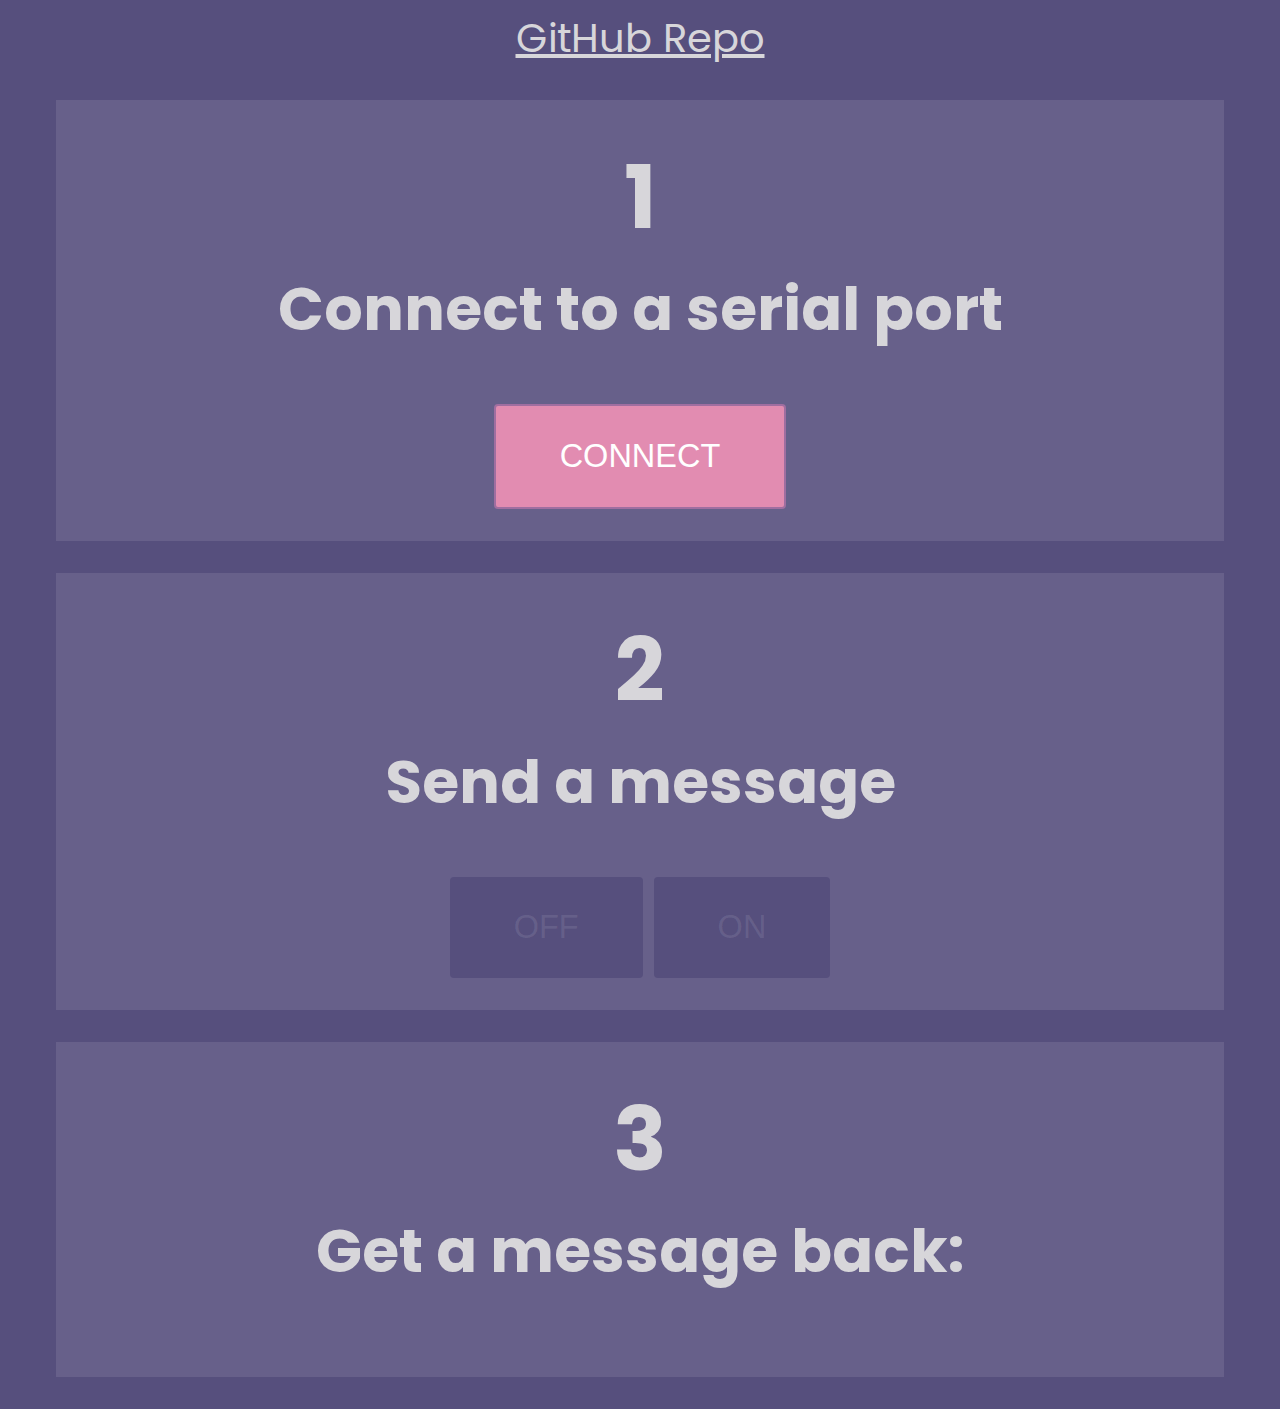
<file: test/index.html>
<!DOCTYPE html>
<html lang="en">
<head>
  <meta charset="UTF-8">
  <meta name="viewport" content="width=device-width, initial-scale=1.0">
  <title>Web Serial</title>
  <meta http-equiv="origin-trial" content="[base64]">
  <link rel="preconnect" href="https://fonts.gstatic.com">
  <link href="https://fonts.googleapis.com/css2?family=Poppins:ital,wght@0,300;1,100&display=swap" rel="stylesheet">
  <link rel="stylesheet" href="./styles.css">
</head>
<body>

  <main>
    <div class="repo-link">
      <a href="https://github.com/UnJavaScripter/web-serial-example">GitHub Repo</a>
    </div>
    <section class="elements">
      <div class="element">
        <h2>Connect to a serial port</h2>
        <button id="connect-to-serial">Connect</button>
      </div>
      <div class="element">
        <h2>Send a message</h2>
        <button class="message-button" data-value="0" disabled="true">Off</button>
        <button class="message-button" data-value="1" disabled="true">On</button>
      </div>
      <div class="element">
        <h2>Get a message back:</h2>
        <ol id="serial-messages-container"></ol>
      </div>
    </section>
  </main>
  
  <script src="./dist/serial-handler.js" type="module"></script>
  <script src="./dist/app.js" type="module"></script>
</body>
</html>
</file>
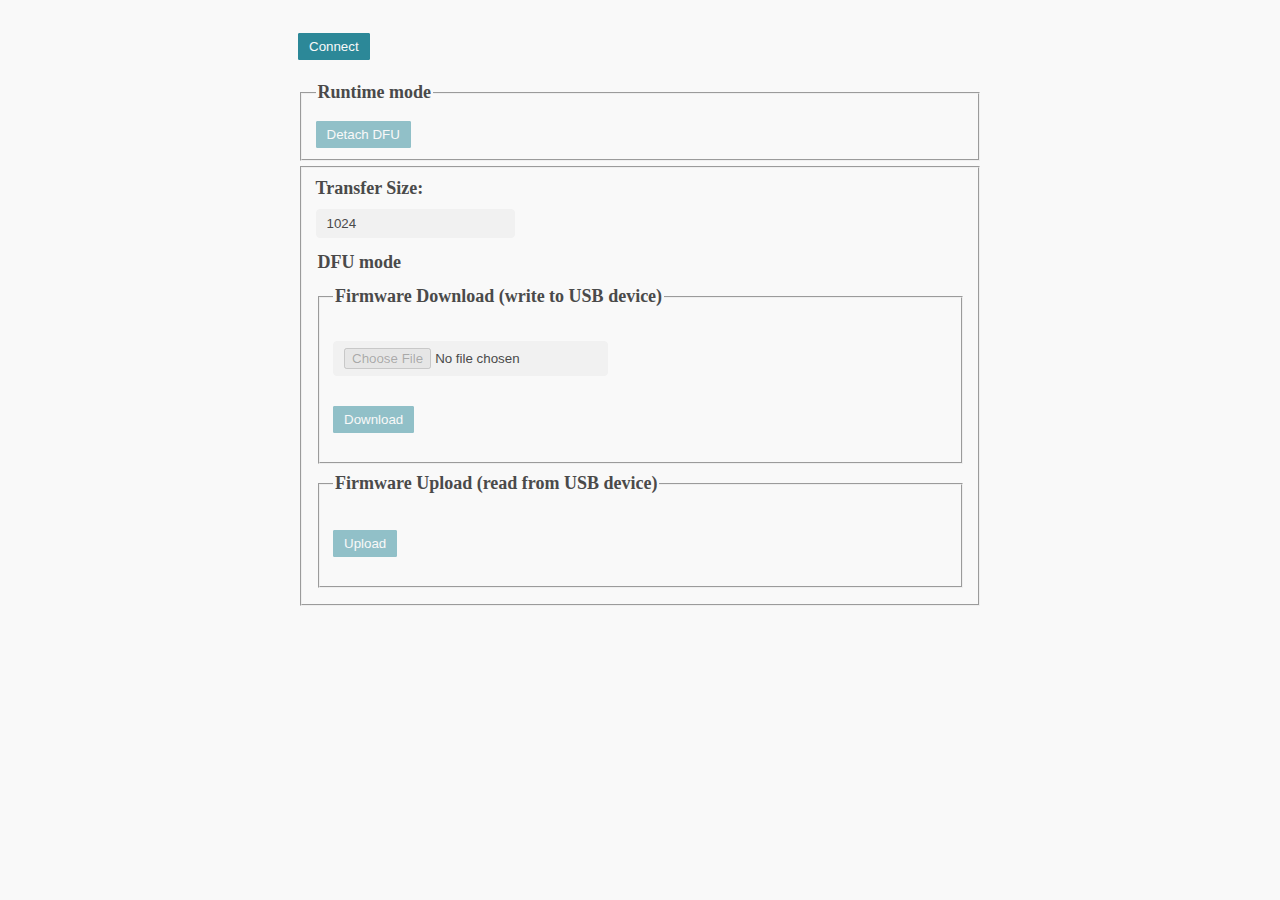
<file: apps/webdfu/dfu-util/index.html>
<!DOCTYPE html>
<html>
  <head>
    <link rel="stylesheet" type="text/css" href="../sakura.css" />
    <title>WebUSB DFU</title>
    <script src="dfu.js"></script>
    <script src="dfuse.js"></script>
    <script src="FileSaver.js"></script>
    <script src="dfu-util.js"></script>
    <style>
      p.warning {
        color: red;
      }
      p.error {
        color: red;
        font-weight: bold;
      }
      label.radio {
        display: inline;
      }
      input:invalid {
        color:red;
      }
    </style>
  </head>
  <body>
    <!-- <a href="https://github.com/devanlai/webdfu"><img style="position: absolute; top: 0; right: 0; border: 0;" src="https://camo.githubusercontent.com/a6677b08c955af8400f44c6298f40e7d19cc5b2d/68747470733a2f2f73332e616d617a6f6e6177732e636f6d2f6769746875622f726962626f6e732f666f726b6d655f72696768745f677261795f3664366436642e706e67" alt="Fork me on GitHub" data-canonical-src="https://s3.amazonaws.com/github/ribbons/forkme_right_gray_6d6d6d.png"></a> -->
    <p>
      <span id="status"></span>
    </p>
    <p hidden>
      <label for="vid">Vendor ID (hex):</label>
      <input list="vendor_ids" type="text" name="vid" id="vid" maxlength="6" size="8" pattern="0x[A-Fa-f0-9]{1,4}"/>
      <datalist id="vendor_ids">
        <option value="0x1209">dapboot DFU bootloader</option>
        <option value="0x0D28">mbed DAPLink</option>
        <option value="0x1EAF">LeafLabs Maple/stm32duino bootloader</option>
      </datalist>
    </p>
    <p>
      <button id="connect">Connect</button>
    </p>
    <dialog id="interfaceDialog">
      Your device has multiple DFU interfaces. Select one from the list below:
      <form id="interfaceForm" method="dialog">
        <button id="selectInterface" type="submit">Select interface</button>
      </form>
    </dialog>
    <p>
      <div id="usbInfo" style="white-space: pre"></div>
      <div id="dfuInfo" style="white-space: pre"></div>
    </p>
    <fieldset>
      <legend>Runtime mode</legend>
      <button id="detach" disabled="true">Detach DFU</button>
    </fieldset>
    <fieldset>
      <form id="configForm">
        <label for="transferSize">Transfer Size:</label>
        <input type="number" name="transferSize" id="transferSize" value="1024"/>
        <div id="dfuseFields" hidden="true">
          <label for="dfuseStartAddress">DfuSe Start Address:</label>
          <input type="text" name="dfuseStartAddress" id="dfuseStartAddress" title="Initial memory address to read/write from (hex)" size="10" pattern="0x[A-Fa-f0-9]+"/>
          <label for="dfuseUploadSize">DfuSe Upload Size:</label>
          <input type="number" name="dfuseUploadSize" id="dfuseUploadSize" min="1"/>
        </div>
      
        <legend>DFU mode</legend>
        <fieldset>
          <legend>Firmware Download (write to USB device)</legend>
          <p>
            <input type="file" id="firmwareFile" name="file" disabled="true"/>
          </p>
          <p>
            <button id="download" disabled="true">Download</button>
          </p>
          <div class="log" id="downloadLog"></div>
        </fieldset>
        <fieldset>
          <legend>Firmware Upload (read from USB device)</legend>
          <p>
            <button id="upload" disabled="true">Upload</button>
          </p>
          <div class="log" id="uploadLog"></div>
        </fieldset>
      </form>
    </fieldset>
    <!-- <h1>About</h1>
    <p>
      This is a proof-of-concept demo of host <a href="http://wiki.openmoko.org/wiki/USB_DFU">USB DFU</a> drivers in Javascript utilizing the <a href="https://wicg.github.io/webusb/">WebUSB</a> draft standard to implement USB firmware updates from the browser.
    </p>
    <h1>Prerequisites</h1>
    <p>In order to run this demo, you will need:</p>
    <ul>
      <li>
        <p>An up-to-date version of Chrome, at least version 61 or newer</p>
      </li>
      <li>
        <p>A USB DFU class device</p>
        <p>For a WebUSB friendly USB DFU bootloader that can be flashed onto <a href="http://wiki.stm32duino.com/index.php?title=Blue_Pill">inexpensive STM32F103 boards</a>, check out the <a href="https://github.com/devanlai/dapboot">dapboot</a> project.</p>
        <p>Some recent STM32 parts have on-chip USB DfuSe bootloaders that are supported by this site.</p>
      </li>
    <ul> -->
  </body>
</html>
</file>
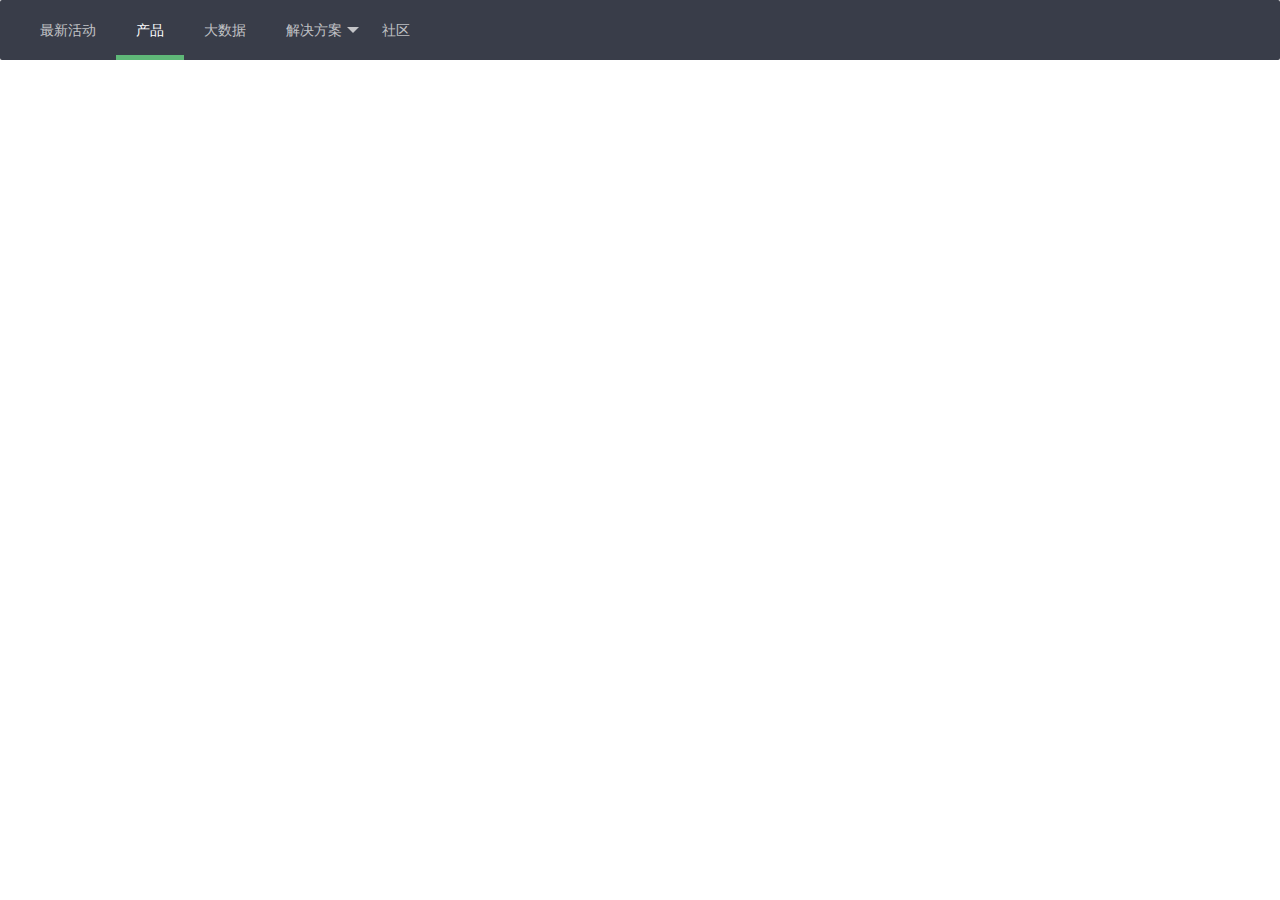
<file: apps/mixly/layui/layui1.html>
<!DOCTYPE html>
<html>
<head>
  <meta charset="utf-8">
  <meta name="viewport" content="width=device-width, initial-scale=1, maximum-scale=1">
  <title>开始使用layui</title>
  <link rel="stylesheet" href="css/layui.css">
</head>
<body>
 
<!-- 你的HTML代码 -->
 
<script src="layui.js"></script>
<ul class="layui-nav" lay-filter="">
  <li class="layui-nav-item"><a href="">最新活动</a></li>
  <li class="layui-nav-item layui-this"><a href="">产品</a></li>
  <li class="layui-nav-item"><a href="">大数据</a></li>
  <li class="layui-nav-item">
    <a href="javascript:;">解决方案</a>
    <dl class="layui-nav-child"> <!-- 二级菜单 -->
      <dd><a href="">移动模块</a></dd>
      <dd><a href="">后台模版</a></dd>
      <dd><a href="">电商平台</a></dd>
    </dl>
  </li>
  <li class="layui-nav-item"><a href="">社区</a></li>
</ul>
 
<script>
//注意：导航 依赖 element 模块，否则无法进行功能性操作
layui.use('element', function(){
  var element = layui.element;
  
  //…
});
</script> 
</body>
</html>
</file>
<file: test/styles.css>
:root {
  --color-active: #a06ea0;
  --color-primary: #e28cb1;
  --color-background: #564f7d;
  --color-background-light  : rgba(255, 255, 255, 0.1);
  --color-primary-light: #d7d6da;
  --color-white: #fff;
}

body {
  font-size: 2.5em;
  background-color: var(--color-background);
  font-family: 'Poppins', sans-serif;
  color: var(--color-primary-light);
  text-align: center;
}

.repo-link a {
  color: var(--color-primary-light)
}


button {
  appearance: none;
  border: solid 2px var(--color-active);
  background-color: var(--color-primary);
  color: var(--color-white);
  padding: 2rem 1rem;
  border-radius: 4px;
  text-transform: uppercase;
  cursor: pointer;
  font-size: 1.3ch;
}

@media screen and (min-width: 640px) {
  button {
    padding: 2rem 4rem;
  }
}

button:disabled {
  background-color: var(--color-background);
  color: var(--color-background-light);
  border: none;
}

button:hover:not(:disabled),
button:focus {
  background-color: var(--color-active);
}

.elements {
  counter-reset: the-counter;
}

.element {
  counter-increment: the-counter;
  margin: 2rem 3rem;
  background-color: var(--color-background-light);
  padding: 2rem 3.5rem;
  word-break: break-word;
}

.element::before {
  content: counter(the-counter);
  font-weight: bold;
  font-size: 5.5rem;
}

.element h2 {
  margin-top: 0;
}

ol > li {
  text-align: start;
}
</file>
<file: apps/webdfu/sakura.css>
/* Sakura.css v1.0.0
 * ================
 * Minimal css theme.
 * Project: https://github.com/oxalorg/sakura
 */
/* Body */
html {
  font-size: 62.5%;
  font-family: serif; }

body {
  font-size: 1.8rem;
  line-height: 1.618;
  max-width: 38em;
  margin: auto;
  color: #4a4a4a;
  background-color: #f9f9f9;
  padding: 13px; }

@media (max-width: 684px) {
  body {
    font-size: 1.53rem; } }
@media (max-width: 382px) {
  body {
    font-size: 1.35rem; } }
h1, h2, h3, h4, h5, h6 {
  line-height: 1.1;
  font-family: Verdana, Geneva, sans-serif;
  font-weight: 700;
  overflow-wrap: break-word;
  word-wrap: break-word;
  -ms-word-break: break-all;
  word-break: break-word;
  -ms-hyphens: auto;
  -moz-hyphens: auto;
  -webkit-hyphens: auto;
  hyphens: auto; }

h1 {
  font-size: 2.35em; }

h2 {
  font-size: 2em; }

h3 {
  font-size: 1.75em; }

h4 {
  font-size: 1.5em; }

h5 {
  font-size: 1.25em; }

h6 {
  font-size: 1em; }

small, sub, sup {
  font-size: 75%; }

hr {
  border-color: #2c8898; }

a {
  text-decoration: none;
  color: #2c8898; }
  a:hover {
    color: #982c61;
    border-bottom: 2px solid #4a4a4a; }

ul {
  padding-left: 1.4em; }

li {
  margin-bottom: 0.4em; }

blockquote {
  font-style: italic;
  margin-left: 1.5em;
  padding-left: 1em;
  border-left: 3px solid #2c8898; }

img {
  max-width: 100%; }

/* Pre and Code */
pre {
  background-color: #f1f1f1;
  display: block;
  padding: 1em;
  overflow-x: auto; }

code {
  font-size: 0.9em;
  padding: 0 0.5em;
  background-color: #f1f1f1;
  white-space: pre-wrap; }

pre > code {
  padding: 0;
  background-color: transparent;
  white-space: pre; }

/* Tables */
table {
  text-align: justify;
  width: 100%;
  border-collapse: collapse; }

td, th {
  padding: 0.5em;
  border-bottom: 1px solid #f1f1f1; }

/* Buttons, forms and input */
input, textarea {
  border: 1px solid #4a4a4a; }
  input:focus, textarea:focus {
    border: 1px solid #2c8898; }

textarea {
  width: 100%; }

.button, button, input[type="submit"], input[type="reset"], input[type="button"] {
  display: inline-block;
  padding: 5px 10px;
  text-align: center;
  text-decoration: none;
  white-space: nowrap;
  background-color: #2c8898;
  color: #f9f9f9;
  border-radius: 1px;
  border: 1px solid #2c8898;
  cursor: pointer;
  box-sizing: border-box; }
  .button[disabled], button[disabled], input[type="submit"][disabled], input[type="reset"][disabled], input[type="button"][disabled] {
    cursor: default;
    opacity: .5; }
  .button:focus, .button:hover, button:focus, button:hover, input[type="submit"]:focus, input[type="submit"]:hover, input[type="reset"]:focus, input[type="reset"]:hover, input[type="button"]:focus, input[type="button"]:hover {
    background-color: #982c61;
    border-color: #982c61;
    color: #f9f9f9;
    outline: 0; }

textarea, select, input[type] {
  color: #4a4a4a;
  padding: 6px 10px;
  /* The 6px vertically centers text on FF, ignored by Webkit */
  margin-bottom: 10px;
  background-color: #f1f1f1;
  border: 1px solid #f1f1f1;
  border-radius: 4px;
  box-shadow: none;
  box-sizing: border-box; }
  textarea:focus, select:focus, input[type]:focus {
    border: 1px solid #2c8898;
    outline: 0; }

label, legend, fieldset {
  display: block;
  margin-bottom: .5rem;
  font-weight: 600; }
</file>
<file: apps/mixly/layui/css/layui.css>
/** layui-v2.5.6 MIT License By https://www.layui.com */
 .layui-inline,img{display:inline-block;vertical-align:middle}h1,h2,h3,h4,h5,h6{font-weight:400}.layui-edge,.layui-header,.layui-inline,.layui-main{position:relative}.layui-body,.layui-edge,.layui-elip{overflow:hidden}.layui-btn,.layui-edge,.layui-inline,img{vertical-align:middle}.layui-btn,.layui-disabled,.layui-icon,.layui-unselect{-moz-user-select:none;-webkit-user-select:none;-ms-user-select:none}.layui-elip,.layui-form-checkbox span,.layui-form-pane .layui-form-label{text-overflow:ellipsis;white-space:nowrap}.layui-breadcrumb,.layui-tree-btnGroup{visibility:hidden}blockquote,body,button,dd,div,dl,dt,form,h1,h2,h3,h4,h5,h6,input,li,ol,p,pre,td,textarea,th,ul{margin:0;padding:0;-webkit-tap-highlight-color:rgba(0,0,0,0)}a:active,a:hover{outline:0}img{border:none}li{list-style:none}table{border-collapse:collapse;border-spacing:0}h4,h5,h6{font-size:100%}button,input,optgroup,option,select,textarea{font-family:inherit;font-size:inherit;font-style:inherit;font-weight:inherit;outline:0}pre{white-space:pre-wrap;white-space:-moz-pre-wrap;white-space:-pre-wrap;white-space:-o-pre-wrap;word-wrap:break-word}body{line-height:24px;font:14px Helvetica Neue,Helvetica,PingFang SC,Tahoma,Arial,sans-serif}hr{height:1px;margin:10px 0;border:0;clear:both}a{color:#333;text-decoration:none}a:hover{color:#777}a cite{font-style:normal;*cursor:pointer}.layui-border-box,.layui-border-box *{box-sizing:border-box}.layui-box,.layui-box *{box-sizing:content-box}.layui-clear{clear:both;*zoom:1}.layui-clear:after{content:'\20';clear:both;*zoom:1;display:block;height:0}.layui-inline{*display:inline;*zoom:1}.layui-edge{display:inline-block;width:0;height:0;border-width:6px;border-style:dashed;border-color:transparent}.layui-edge-top{top:-4px;border-bottom-color:#999;border-bottom-style:solid}.layui-edge-right{border-left-color:#999;border-left-style:solid}.layui-edge-bottom{top:2px;border-top-color:#999;border-top-style:solid}.layui-edge-left{border-right-color:#999;border-right-style:solid}.layui-disabled,.layui-disabled:hover{color:#d2d2d2!important;cursor:not-allowed!important}.layui-circle{border-radius:100%}.layui-show{display:block!important}.layui-hide{display:none!important}@font-face{font-family:layui-icon;src:url(../font/iconfont.eot?v=256);src:url(../font/iconfont.eot?v=256#iefix) format('embedded-opentype'),url(../font/iconfont.woff2?v=256) format('woff2'),url(../font/iconfont.woff?v=256) format('woff'),url(../font/iconfont.ttf?v=256) format('truetype'),url(../font/iconfont.svg?v=256#layui-icon) format('svg')}.layui-icon{font-family:layui-icon!important;font-size:16px;font-style:normal;-webkit-font-smoothing:antialiased;-moz-osx-font-smoothing:grayscale}.layui-icon-reply-fill:before{content:"\e611"}.layui-icon-set-fill:before{content:"\e614"}.layui-icon-menu-fill:before{content:"\e60f"}.layui-icon-search:before{content:"\e615"}.layui-icon-share:before{content:"\e641"}.layui-icon-set-sm:before{content:"\e620"}.layui-icon-engine:before{content:"\e628"}.layui-icon-close:before{content:"\1006"}.layui-icon-close-fill:before{content:"\1007"}.layui-icon-chart-screen:before{content:"\e629"}.layui-icon-star:before{content:"\e600"}.layui-icon-circle-dot:before{content:"\e617"}.layui-icon-chat:before{content:"\e606"}.layui-icon-release:before{content:"\e609"}.layui-icon-list:before{content:"\e60a"}.layui-icon-chart:before{content:"\e62c"}.layui-icon-ok-circle:before{content:"\1005"}.layui-icon-layim-theme:before{content:"\e61b"}.layui-icon-table:before{content:"\e62d"}.layui-icon-right:before{content:"\e602"}.layui-icon-left:before{content:"\e603"}.layui-icon-cart-simple:before{content:"\e698"}.layui-icon-face-cry:before{content:"\e69c"}.layui-icon-face-smile:before{content:"\e6af"}.layui-icon-survey:before{content:"\e6b2"}.layui-icon-tree:before{content:"\e62e"}.layui-icon-ie:before{content:"\e7bb"}.layui-icon-upload-circle:before{content:"\e62f"}.layui-icon-add-circle:before{content:"\e61f"}.layui-icon-download-circle:before{content:"\e601"}.layui-icon-templeate-1:before{content:"\e630"}.layui-icon-util:before{content:"\e631"}.layui-icon-face-surprised:before{content:"\e664"}.layui-icon-edit:before{content:"\e642"}.layui-icon-speaker:before{content:"\e645"}.layui-icon-down:before{content:"\e61a"}.layui-icon-file:before{content:"\e621"}.layui-icon-layouts:before{content:"\e632"}.layui-icon-rate-half:before{content:"\e6c9"}.layui-icon-add-circle-fine:before{content:"\e608"}.layui-icon-prev-circle:before{content:"\e633"}.layui-icon-read:before{content:"\e705"}.layui-icon-404:before{content:"\e61c"}.layui-icon-carousel:before{content:"\e634"}.layui-icon-help:before{content:"\e607"}.layui-icon-code-circle:before{content:"\e635"}.layui-icon-windows:before{content:"\e67f"}.layui-icon-water:before{content:"\e636"}.layui-icon-username:before{content:"\e66f"}.layui-icon-find-fill:before{content:"\e670"}.layui-icon-about:before{content:"\e60b"}.layui-icon-location:before{content:"\e715"}.layui-icon-up:before{content:"\e619"}.layui-icon-pause:before{content:"\e651"}.layui-icon-date:before{content:"\e637"}.layui-icon-layim-uploadfile:before{content:"\e61d"}.layui-icon-delete:before{content:"\e640"}.layui-icon-play:before{content:"\e652"}.layui-icon-top:before{content:"\e604"}.layui-icon-firefox:before{content:"\e686"}.layui-icon-friends:before{content:"\e612"}.layui-icon-refresh-3:before{content:"\e9aa"}.layui-icon-ok:before{content:"\e605"}.layui-icon-layer:before{content:"\e638"}.layui-icon-face-smile-fine:before{content:"\e60c"}.layui-icon-dollar:before{content:"\e659"}.layui-icon-group:before{content:"\e613"}.layui-icon-layim-download:before{content:"\e61e"}.layui-icon-picture-fine:before{content:"\e60d"}.layui-icon-link:before{content:"\e64c"}.layui-icon-diamond:before{content:"\e735"}.layui-icon-log:before{content:"\e60e"}.layui-icon-key:before{content:"\e683"}.layui-icon-rate-solid:before{content:"\e67a"}.layui-icon-fonts-del:before{content:"\e64f"}.layui-icon-unlink:before{content:"\e64d"}.layui-icon-fonts-clear:before{content:"\e639"}.layui-icon-triangle-r:before{content:"\e623"}.layui-icon-circle:before{content:"\e63f"}.layui-icon-radio:before{content:"\e643"}.layui-icon-align-center:before{content:"\e647"}.layui-icon-align-right:before{content:"\e648"}.layui-icon-align-left:before{content:"\e649"}.layui-icon-loading-1:before{content:"\e63e"}.layui-icon-return:before{content:"\e65c"}.layui-icon-fonts-strong:before{content:"\e62b"}.layui-icon-upload:before{content:"\e67c"}.layui-icon-dialogue:before{content:"\e63a"}.layui-icon-video:before{content:"\e6ed"}.layui-icon-headset:before{content:"\e6fc"}.layui-icon-cellphone-fine:before{content:"\e63b"}.layui-icon-add-1:before{content:"\e654"}.layui-icon-face-smile-b:before{content:"\e650"}.layui-icon-fonts-html:before{content:"\e64b"}.layui-icon-screen-full:before{content:"\e622"}.layui-icon-form:before{content:"\e63c"}.layui-icon-cart:before{content:"\e657"}.layui-icon-camera-fill:before{content:"\e65d"}.layui-icon-tabs:before{content:"\e62a"}.layui-icon-heart-fill:before{content:"\e68f"}.layui-icon-fonts-code:before{content:"\e64e"}.layui-icon-ios:before{content:"\e680"}.layui-icon-at:before{content:"\e687"}.layui-icon-fire:before{content:"\e756"}.layui-icon-set:before{content:"\e716"}.layui-icon-fonts-u:before{content:"\e646"}.layui-icon-triangle-d:before{content:"\e625"}.layui-icon-tips:before{content:"\e702"}.layui-icon-picture:before{content:"\e64a"}.layui-icon-more-vertical:before{content:"\e671"}.layui-icon-bluetooth:before{content:"\e689"}.layui-icon-flag:before{content:"\e66c"}.layui-icon-loading:before{content:"\e63d"}.layui-icon-fonts-i:before{content:"\e644"}.layui-icon-refresh-1:before{content:"\e666"}.layui-icon-rmb:before{content:"\e65e"}.layui-icon-addition:before{content:"\e624"}.layui-icon-home:before{content:"\e68e"}.layui-icon-time:before{content:"\e68d"}.layui-icon-user:before{content:"\e770"}.layui-icon-notice:before{content:"\e667"}.layui-icon-chrome:before{content:"\e68a"}.layui-icon-edge:before{content:"\e68b"}.layui-icon-login-weibo:before{content:"\e675"}.layui-icon-voice:before{content:"\e688"}.layui-icon-upload-drag:before{content:"\e681"}.layui-icon-login-qq:before{content:"\e676"}.layui-icon-snowflake:before{content:"\e6b1"}.layui-icon-heart:before{content:"\e68c"}.layui-icon-logout:before{content:"\e682"}.layui-icon-file-b:before{content:"\e655"}.layui-icon-template:before{content:"\e663"}.layui-icon-transfer:before{content:"\e691"}.layui-icon-auz:before{content:"\e672"}.layui-icon-console:before{content:"\e665"}.layui-icon-app:before{content:"\e653"}.layui-icon-prev:before{content:"\e65a"}.layui-icon-website:before{content:"\e7ae"}.layui-icon-next:before{content:"\e65b"}.layui-icon-component:before{content:"\e857"}.layui-icon-android:before{content:"\e684"}.layui-icon-more:before{content:"\e65f"}.layui-icon-login-wechat:before{content:"\e677"}.layui-icon-shrink-right:before{content:"\e668"}.layui-icon-spread-left:before{content:"\e66b"}.layui-icon-camera:before{content:"\e660"}.layui-icon-note:before{content:"\e66e"}.layui-icon-refresh:before{content:"\e669"}.layui-icon-female:before{content:"\e661"}.layui-icon-male:before{content:"\e662"}.layui-icon-screen-restore:before{content:"\e758"}.layui-icon-password:before{content:"\e673"}.layui-icon-senior:before{content:"\e674"}.layui-icon-theme:before{content:"\e66a"}.layui-icon-tread:before{content:"\e6c5"}.layui-icon-praise:before{content:"\e6c6"}.layui-icon-star-fill:before{content:"\e658"}.layui-icon-rate:before{content:"\e67b"}.layui-icon-template-1:before{content:"\e656"}.layui-icon-vercode:before{content:"\e679"}.layui-icon-service:before{content:"\e626"}.layui-icon-cellphone:before{content:"\e678"}.layui-icon-print:before{content:"\e66d"}.layui-icon-cols:before{content:"\e610"}.layui-icon-wifi:before{content:"\e7e0"}.layui-icon-export:before{content:"\e67d"}.layui-icon-rss:before{content:"\e808"}.layui-icon-slider:before{content:"\e714"}.layui-icon-email:before{content:"\e618"}.layui-icon-subtraction:before{content:"\e67e"}.layui-icon-mike:before{content:"\e6dc"}.layui-icon-light:before{content:"\e748"}.layui-icon-gift:before{content:"\e627"}.layui-icon-mute:before{content:"\e685"}.layui-icon-reduce-circle:before{content:"\e616"}.layui-icon-music:before{content:"\e690"}.layui-main{width:1140px;margin:0 auto}.layui-header{z-index:1000;height:60px}.layui-header a:hover{transition:all .5s;-webkit-transition:all .5s}.layui-side{position:fixed;left:0;top:0;bottom:0;z-index:999;width:200px;overflow-x:hidden}.layui-side-scroll{position:relative;width:220px;height:100%;overflow-x:hidden}.layui-body{position:absolute;left:200px;right:0;top:0;bottom:0;z-index:998;width:auto;overflow-y:auto;box-sizing:border-box}.layui-layout-body{overflow:hidden}.layui-layout-admin .layui-header{background-color:#23262E}.layui-layout-admin .layui-side{top:60px;width:200px;overflow-x:hidden}.layui-layout-admin .layui-body{position:fixed;top:60px;bottom:44px}.layui-layout-admin .layui-main{width:auto;margin:0 15px}.layui-layout-admin .layui-footer{position:fixed;left:200px;right:0;bottom:0;height:44px;line-height:44px;padding:0 15px;background-color:#eee}.layui-layout-admin .layui-logo{position:absolute;left:0;top:0;width:200px;height:100%;line-height:60px;text-align:center;color:#009688;font-size:16px}.layui-layout-admin .layui-header .layui-nav{background:0 0}.layui-layout-left{position:absolute!important;left:200px;top:0}.layui-layout-right{position:absolute!important;right:0;top:0}.layui-container{position:relative;margin:0 auto;padding:0 15px;box-sizing:border-box}.layui-fluid{position:relative;margin:0 auto;padding:0 15px}.layui-row:after,.layui-row:before{content:'';display:block;clear:both}.layui-col-lg1,.layui-col-lg10,.layui-col-lg11,.layui-col-lg12,.layui-col-lg2,.layui-col-lg3,.layui-col-lg4,.layui-col-lg5,.layui-col-lg6,.layui-col-lg7,.layui-col-lg8,.layui-col-lg9,.layui-col-md1,.layui-col-md10,.layui-col-md11,.layui-col-md12,.layui-col-md2,.layui-col-md3,.layui-col-md4,.layui-col-md5,.layui-col-md6,.layui-col-md7,.layui-col-md8,.layui-col-md9,.layui-col-sm1,.layui-col-sm10,.layui-col-sm11,.layui-col-sm12,.layui-col-sm2,.layui-col-sm3,.layui-col-sm4,.layui-col-sm5,.layui-col-sm6,.layui-col-sm7,.layui-col-sm8,.layui-col-sm9,.layui-col-xs1,.layui-col-xs10,.layui-col-xs11,.layui-col-xs12,.layui-col-xs2,.layui-col-xs3,.layui-col-xs4,.layui-col-xs5,.layui-col-xs6,.layui-col-xs7,.layui-col-xs8,.layui-col-xs9{position:relative;display:block;box-sizing:border-box}.layui-col-xs1,.layui-col-xs10,.layui-col-xs11,.layui-col-xs12,.layui-col-xs2,.layui-col-xs3,.layui-col-xs4,.layui-col-xs5,.layui-col-xs6,.layui-col-xs7,.layui-col-xs8,.layui-col-xs9{float:left}.layui-col-xs1{width:8.33333333%}.layui-col-xs2{width:16.66666667%}.layui-col-xs3{width:25%}.layui-col-xs4{width:33.33333333%}.layui-col-xs5{width:41.66666667%}.layui-col-xs6{width:50%}.layui-col-xs7{width:58.33333333%}.layui-col-xs8{width:66.66666667%}.layui-col-xs9{width:75%}.layui-col-xs10{width:83.33333333%}.layui-col-xs11{width:91.66666667%}.layui-col-xs12{width:100%}.layui-col-xs-offset1{margin-left:8.33333333%}.layui-col-xs-offset2{margin-left:16.66666667%}.layui-col-xs-offset3{margin-left:25%}.layui-col-xs-offset4{margin-left:33.33333333%}.layui-col-xs-offset5{margin-left:41.66666667%}.layui-col-xs-offset6{margin-left:50%}.layui-col-xs-offset7{margin-left:58.33333333%}.layui-col-xs-offset8{margin-left:66.66666667%}.layui-col-xs-offset9{margin-left:75%}.layui-col-xs-offset10{margin-left:83.33333333%}.layui-col-xs-offset11{margin-left:91.66666667%}.layui-col-xs-offset12{margin-left:100%}@media screen and (max-width:768px){.layui-hide-xs{display:none!important}.layui-show-xs-block{display:block!important}.layui-show-xs-inline{display:inline!important}.layui-show-xs-inline-block{display:inline-block!important}}@media screen and (min-width:768px){.layui-container{width:750px}.layui-hide-sm{display:none!important}.layui-show-sm-block{display:block!important}.layui-show-sm-inline{display:inline!important}.layui-show-sm-inline-block{display:inline-block!important}.layui-col-sm1,.layui-col-sm10,.layui-col-sm11,.layui-col-sm12,.layui-col-sm2,.layui-col-sm3,.layui-col-sm4,.layui-col-sm5,.layui-col-sm6,.layui-col-sm7,.layui-col-sm8,.layui-col-sm9{float:left}.layui-col-sm1{width:8.33333333%}.layui-col-sm2{width:16.66666667%}.layui-col-sm3{width:25%}.layui-col-sm4{width:33.33333333%}.layui-col-sm5{width:41.66666667%}.layui-col-sm6{width:50%}.layui-col-sm7{width:58.33333333%}.layui-col-sm8{width:66.66666667%}.layui-col-sm9{width:75%}.layui-col-sm10{width:83.33333333%}.layui-col-sm11{width:91.66666667%}.layui-col-sm12{width:100%}.layui-col-sm-offset1{margin-left:8.33333333%}.layui-col-sm-offset2{margin-left:16.66666667%}.layui-col-sm-offset3{margin-left:25%}.layui-col-sm-offset4{margin-left:33.33333333%}.layui-col-sm-offset5{margin-left:41.66666667%}.layui-col-sm-offset6{margin-left:50%}.layui-col-sm-offset7{margin-left:58.33333333%}.layui-col-sm-offset8{margin-left:66.66666667%}.layui-col-sm-offset9{margin-left:75%}.layui-col-sm-offset10{margin-left:83.33333333%}.layui-col-sm-offset11{margin-left:91.66666667%}.layui-col-sm-offset12{margin-left:100%}}@media screen and (min-width:992px){.layui-container{width:970px}.layui-hide-md{display:none!important}.layui-show-md-block{display:block!important}.layui-show-md-inline{display:inline!important}.layui-show-md-inline-block{display:inline-block!important}.layui-col-md1,.layui-col-md10,.layui-col-md11,.layui-col-md12,.layui-col-md2,.layui-col-md3,.layui-col-md4,.layui-col-md5,.layui-col-md6,.layui-col-md7,.layui-col-md8,.layui-col-md9{float:left}.layui-col-md1{width:8.33333333%}.layui-col-md2{width:16.66666667%}.layui-col-md3{width:25%}.layui-col-md4{width:33.33333333%}.layui-col-md5{width:41.66666667%}.layui-col-md6{width:50%}.layui-col-md7{width:58.33333333%}.layui-col-md8{width:66.66666667%}.layui-col-md9{width:75%}.layui-col-md10{width:83.33333333%}.layui-col-md11{width:91.66666667%}.layui-col-md12{width:100%}.layui-col-md-offset1{margin-left:8.33333333%}.layui-col-md-offset2{margin-left:16.66666667%}.layui-col-md-offset3{margin-left:25%}.layui-col-md-offset4{margin-left:33.33333333%}.layui-col-md-offset5{margin-left:41.66666667%}.layui-col-md-offset6{margin-left:50%}.layui-col-md-offset7{margin-left:58.33333333%}.layui-col-md-offset8{margin-left:66.66666667%}.layui-col-md-offset9{margin-left:75%}.layui-col-md-offset10{margin-left:83.33333333%}.layui-col-md-offset11{margin-left:91.66666667%}.layui-col-md-offset12{margin-left:100%}}@media screen and (min-width:1200px){.layui-container{width:1170px}.layui-hide-lg{display:none!important}.layui-show-lg-block{display:block!important}.layui-show-lg-inline{display:inline!important}.layui-show-lg-inline-block{display:inline-block!important}.layui-col-lg1,.layui-col-lg10,.layui-col-lg11,.layui-col-lg12,.layui-col-lg2,.layui-col-lg3,.layui-col-lg4,.layui-col-lg5,.layui-col-lg6,.layui-col-lg7,.layui-col-lg8,.layui-col-lg9{float:left}.layui-col-lg1{width:8.33333333%}.layui-col-lg2{width:16.66666667%}.layui-col-lg3{width:25%}.layui-col-lg4{width:33.33333333%}.layui-col-lg5{width:41.66666667%}.layui-col-lg6{width:50%}.layui-col-lg7{width:58.33333333%}.layui-col-lg8{width:66.66666667%}.layui-col-lg9{width:75%}.layui-col-lg10{width:83.33333333%}.layui-col-lg11{width:91.66666667%}.layui-col-lg12{width:100%}.layui-col-lg-offset1{margin-left:8.33333333%}.layui-col-lg-offset2{margin-left:16.66666667%}.layui-col-lg-offset3{margin-left:25%}.layui-col-lg-offset4{margin-left:33.33333333%}.layui-col-lg-offset5{margin-left:41.66666667%}.layui-col-lg-offset6{margin-left:50%}.layui-col-lg-offset7{margin-left:58.33333333%}.layui-col-lg-offset8{margin-left:66.66666667%}.layui-col-lg-offset9{margin-left:75%}.layui-col-lg-offset10{margin-left:83.33333333%}.layui-col-lg-offset11{margin-left:91.66666667%}.layui-col-lg-offset12{margin-left:100%}}.layui-col-space1{margin:-.5px}.layui-col-space1>*{padding:.5px}.layui-col-space2{margin:-1px}.layui-col-space2>*{padding:1px}.layui-col-space4{margin:-2px}.layui-col-space4>*{padding:2px}.layui-col-space5{margin:-2.5px}.layui-col-space5>*{padding:2.5px}.layui-col-space6{margin:-3px}.layui-col-space6>*{padding:3px}.layui-col-space8{margin:-4px}.layui-col-space8>*{padding:4px}.layui-col-space10{margin:-5px}.layui-col-space10>*{padding:5px}.layui-col-space12{margin:-6px}.layui-col-space12>*{padding:6px}.layui-col-space14{margin:-7px}.layui-col-space14>*{padding:7px}.layui-col-space15{margin:-7.5px}.layui-col-space15>*{padding:7.5px}.layui-col-space16{margin:-8px}.layui-col-space16>*{padding:8px}.layui-col-space18{margin:-9px}.layui-col-space18>*{padding:9px}.layui-col-space20{margin:-10px}.layui-col-space20>*{padding:10px}.layui-col-space22{margin:-11px}.layui-col-space22>*{padding:11px}.layui-col-space24{margin:-12px}.layui-col-space24>*{padding:12px}.layui-col-space25{margin:-12.5px}.layui-col-space25>*{padding:12.5px}.layui-col-space26{margin:-13px}.layui-col-space26>*{padding:13px}.layui-col-space28{margin:-14px}.layui-col-space28>*{padding:14px}.layui-col-space30{margin:-15px}.layui-col-space30>*{padding:15px}.layui-btn,.layui-input,.layui-select,.layui-textarea,.layui-upload-button{outline:0;-webkit-appearance:none;transition:all .3s;-webkit-transition:all .3s;box-sizing:border-box}.layui-elem-quote{margin-bottom:10px;padding:15px;line-height:22px;border-left:5px solid #009688;border-radius:0 2px 2px 0;background-color:#f2f2f2}.layui-quote-nm{border-style:solid;border-width:1px 1px 1px 5px;background:0 0}.layui-elem-field{margin-bottom:10px;padding:0;border-width:1px;border-style:solid}.layui-elem-field legend{margin-left:20px;padding:0 10px;font-size:20px;font-weight:300}.layui-field-title{margin:10px 0 20px;border-width:1px 0 0}.layui-field-box{padding:10px 15px}.layui-field-title .layui-field-box{padding:10px 0}.layui-progress{position:relative;height:6px;border-radius:20px;background-color:#e2e2e2}.layui-progress-bar{position:absolute;left:0;top:0;width:0;max-width:100%;height:6px;border-radius:20px;text-align:right;background-color:#5FB878;transition:all .3s;-webkit-transition:all .3s}.layui-progress-big,.layui-progress-big .layui-progress-bar{height:18px;line-height:18px}.layui-progress-text{position:relative;top:-20px;line-height:18px;font-size:12px;color:#666}.layui-progress-big .layui-progress-text{position:static;padding:0 10px;color:#fff}.layui-collapse{border-width:1px;border-style:solid;border-radius:2px}.layui-colla-content,.layui-colla-item{border-top-width:1px;border-top-style:solid}.layui-colla-item:first-child{border-top:none}.layui-colla-title{position:relative;height:42px;line-height:42px;padding:0 15px 0 35px;color:#333;background-color:#f2f2f2;cursor:pointer;font-size:14px;overflow:hidden}.layui-colla-content{display:none;padding:10px 15px;line-height:22px;color:#666}.layui-colla-icon{position:absolute;left:15px;top:0;font-size:14px}.layui-card{margin-bottom:15px;border-radius:2px;background-color:#fff;box-shadow:0 1px 2px 0 rgba(0,0,0,.05)}.layui-card:last-child{margin-bottom:0}.layui-card-header{position:relative;height:42px;line-height:42px;padding:0 15px;border-bottom:1px solid #f6f6f6;color:#333;border-radius:2px 2px 0 0;font-size:14px}.layui-bg-black,.layui-bg-blue,.layui-bg-cyan,.layui-bg-green,.layui-bg-orange,.layui-bg-red{color:#fff!important}.layui-card-body{position:relative;padding:10px 15px;line-height:24px}.layui-card-body[pad15]{padding:15px}.layui-card-body[pad20]{padding:20px}.layui-card-body .layui-table{margin:5px 0}.layui-card .layui-tab{margin:0}.layui-panel-window{position:relative;padding:15px;border-radius:0;border-top:5px solid #E6E6E6;background-color:#fff}.layui-auxiliar-moving{position:fixed;left:0;right:0;top:0;bottom:0;width:100%;height:100%;background:0 0;z-index:9999999999}.layui-form-label,.layui-form-mid,.layui-form-select,.layui-input-block,.layui-input-inline,.layui-textarea{position:relative}.layui-bg-red{background-color:#FF5722!important}.layui-bg-orange{background-color:#FFB800!important}.layui-bg-green{background-color:#009688!important}.layui-bg-cyan{background-color:#2F4056!important}.layui-bg-blue{background-color:#1E9FFF!important}.layui-bg-black{background-color:#393D49!important}.layui-bg-gray{background-color:#eee!important;color:#666!important}.layui-badge-rim,.layui-colla-content,.layui-colla-item,.layui-collapse,.layui-elem-field,.layui-form-pane .layui-form-item[pane],.layui-form-pane .layui-form-label,.layui-input,.layui-layedit,.layui-layedit-tool,.layui-quote-nm,.layui-select,.layui-tab-bar,.layui-tab-card,.layui-tab-title,.layui-tab-title .layui-this:after,.layui-textarea{border-color:#e6e6e6}.layui-timeline-item:before,hr{background-color:#e6e6e6}.layui-text{line-height:22px;font-size:14px;color:#666}.layui-text h1,.layui-text h2,.layui-text h3{font-weight:500;color:#333}.layui-text h1{font-size:30px}.layui-text h2{font-size:24px}.layui-text h3{font-size:18px}.layui-text a:not(.layui-btn){color:#01AAED}.layui-text a:not(.layui-btn):hover{text-decoration:underline}.layui-text ul{padding:5px 0 5px 15px}.layui-text ul li{margin-top:5px;list-style-type:disc}.layui-text em,.layui-word-aux{color:#999!important;padding:0 5px!important}.layui-btn{display:inline-block;height:38px;line-height:38px;padding:0 18px;background-color:#009688;color:#fff;white-space:nowrap;text-align:center;font-size:14px;border:none;border-radius:2px;cursor:pointer}.layui-btn:hover{opacity:.8;filter:alpha(opacity=80);color:#fff}.layui-btn:active{opacity:1;filter:alpha(opacity=100)}.layui-btn+.layui-btn{margin-left:10px}.layui-btn-container{font-size:0}.layui-btn-container .layui-btn{margin-right:10px;margin-bottom:10px}.layui-btn-container .layui-btn+.layui-btn{margin-left:0}.layui-table .layui-btn-container .layui-btn{margin-bottom:9px}.layui-btn-radius{border-radius:100px}.layui-btn .layui-icon{margin-right:3px;font-size:18px;vertical-align:bottom;vertical-align:middle\9}.layui-btn-primary{border:1px solid #C9C9C9;background-color:#fff;color:#555}.layui-btn-primary:hover{border-color:#009688;color:#333}.layui-btn-normal{background-color:#1E9FFF}.layui-btn-warm{background-color:#FFB800}.layui-btn-danger{background-color:#FF5722}.layui-btn-checked{background-color:#5FB878}.layui-btn-disabled,.layui-btn-disabled:active,.layui-btn-disabled:hover{border:1px solid #e6e6e6;background-color:#FBFBFB;color:#C9C9C9;cursor:not-allowed;opacity:1}.layui-btn-lg{height:44px;line-height:44px;padding:0 25px;font-size:16px}.layui-btn-sm{height:30px;line-height:30px;padding:0 10px;font-size:12px}.layui-btn-sm i{font-size:16px!important}.layui-btn-xs{height:22px;line-height:22px;padding:0 5px;font-size:12px}.layui-btn-xs i{font-size:14px!important}.layui-btn-group{display:inline-block;vertical-align:middle;font-size:0}.layui-btn-group .layui-btn{margin-left:0!important;margin-right:0!important;border-left:1px solid rgba(255,255,255,.5);border-radius:0}.layui-btn-group .layui-btn-primary{border-left:none}.layui-btn-group .layui-btn-primary:hover{border-color:#C9C9C9;color:#009688}.layui-btn-group .layui-btn:first-child{border-left:none;border-radius:2px 0 0 2px}.layui-btn-group .layui-btn-primary:first-child{border-left:1px solid #c9c9c9}.layui-btn-group .layui-btn:last-child{border-radius:0 2px 2px 0}.layui-btn-group .layui-btn+.layui-btn{margin-left:0}.layui-btn-group+.layui-btn-group{margin-left:10px}.layui-btn-fluid{width:100%}.layui-input,.layui-select,.layui-textarea{height:38px;line-height:1.3;line-height:38px\9;border-width:1px;border-style:solid;background-color:#fff;border-radius:2px}.layui-input::-webkit-input-placeholder,.layui-select::-webkit-input-placeholder,.layui-textarea::-webkit-input-placeholder{line-height:1.3}.layui-input,.layui-textarea{display:block;width:100%;padding-left:10px}.layui-input:hover,.layui-textarea:hover{border-color:#D2D2D2!important}.layui-input:focus,.layui-textarea:focus{border-color:#C9C9C9!important}.layui-textarea{min-height:100px;height:auto;line-height:20px;padding:6px 10px;resize:vertical}.layui-select{padding:0 10px}.layui-form input[type=checkbox],.layui-form input[type=radio],.layui-form select{display:none}.layui-form [lay-ignore]{display:initial}.layui-form-item{margin-bottom:15px;clear:both;*zoom:1}.layui-form-item:after{content:'\20';clear:both;*zoom:1;display:block;height:0}.layui-form-label{float:left;display:block;padding:9px 15px;width:80px;font-weight:400;line-height:20px;text-align:right}.layui-form-label-col{display:block;float:none;padding:9px 0;line-height:20px;text-align:left}.layui-form-item .layui-inline{margin-bottom:5px;margin-right:10px}.layui-input-block{margin-left:110px;min-height:36px}.layui-input-inline{display:inline-block;vertical-align:middle}.layui-form-item .layui-input-inline{float:left;width:190px;margin-right:10px}.layui-form-text .layui-input-inline{width:auto}.layui-form-mid{float:left;display:block;padding:9px 0!important;line-height:20px;margin-right:10px}.layui-form-danger+.layui-form-select .layui-input,.layui-form-danger:focus{border-color:#FF5722!important}.layui-form-select .layui-input{padding-right:30px;cursor:pointer}.layui-form-select .layui-edge{position:absolute;right:10px;top:50%;margin-top:-3px;cursor:pointer;border-width:6px;border-top-color:#c2c2c2;border-top-style:solid;transition:all .3s;-webkit-transition:all .3s}.layui-form-select dl{display:none;position:absolute;left:0;top:42px;padding:5px 0;z-index:899;min-width:100%;border:1px solid #d2d2d2;max-height:300px;overflow-y:auto;background-color:#fff;border-radius:2px;box-shadow:0 2px 4px rgba(0,0,0,.12);box-sizing:border-box}.layui-form-select dl dd,.layui-form-select dl dt{padding:0 10px;line-height:36px;white-space:nowrap;overflow:hidden;text-overflow:ellipsis}.layui-form-select dl dt{font-size:12px;color:#999}.layui-form-select dl dd{cursor:pointer}.layui-form-select dl dd:hover{background-color:#f2f2f2;-webkit-transition:.5s all;transition:.5s all}.layui-form-select .layui-select-group dd{padding-left:20px}.layui-form-select dl dd.layui-select-tips{padding-left:10px!important;color:#999}.layui-form-select dl dd.layui-this{background-color:#5FB878;color:#fff}.layui-form-checkbox,.layui-form-select dl dd.layui-disabled{background-color:#fff}.layui-form-selected dl{display:block}.layui-form-checkbox,.layui-form-checkbox *,.layui-form-switch{display:inline-block;vertical-align:middle}.layui-form-selected .layui-edge{margin-top:-9px;-webkit-transform:rotate(180deg);transform:rotate(180deg);margin-top:-3px\9}:root .layui-form-selected .layui-edge{margin-top:-9px\0/IE9}.layui-form-selectup dl{top:auto;bottom:42px}.layui-select-none{margin:5px 0;text-align:center;color:#999}.layui-select-disabled .layui-disabled{border-color:#eee!important}.layui-select-disabled .layui-edge{border-top-color:#d2d2d2}.layui-form-checkbox{position:relative;height:30px;line-height:30px;margin-right:10px;padding-right:30px;cursor:pointer;font-size:0;-webkit-transition:.1s linear;transition:.1s linear;box-sizing:border-box}.layui-form-checkbox span{padding:0 10px;height:100%;font-size:14px;border-radius:2px 0 0 2px;background-color:#d2d2d2;color:#fff;overflow:hidden}.layui-form-checkbox:hover span{background-color:#c2c2c2}.layui-form-checkbox i{position:absolute;right:0;top:0;width:30px;height:28px;border:1px solid #d2d2d2;border-left:none;border-radius:0 2px 2px 0;color:#fff;font-size:20px;text-align:center}.layui-form-checkbox:hover i{border-color:#c2c2c2;color:#c2c2c2}.layui-form-checked,.layui-form-checked:hover{border-color:#5FB878}.layui-form-checked span,.layui-form-checked:hover span{background-color:#5FB878}.layui-form-checked i,.layui-form-checked:hover i{color:#5FB878}.layui-form-item .layui-form-checkbox{margin-top:4px}.layui-form-checkbox[lay-skin=primary]{height:auto!important;line-height:normal!important;min-width:18px;min-height:18px;border:none!important;margin-right:0;padding-left:28px;padding-right:0;background:0 0}.layui-form-checkbox[lay-skin=primary] span{padding-left:0;padding-right:15px;line-height:18px;background:0 0;color:#666}.layui-form-checkbox[lay-skin=primary] i{right:auto;left:0;width:16px;height:16px;line-height:16px;border:1px solid #d2d2d2;font-size:12px;border-radius:2px;background-color:#fff;-webkit-transition:.1s linear;transition:.1s linear}.layui-form-checkbox[lay-skin=primary]:hover i{border-color:#5FB878;color:#fff}.layui-form-checked[lay-skin=primary] i{border-color:#5FB878!important;background-color:#5FB878;color:#fff}.layui-checkbox-disbaled[lay-skin=primary] span{background:0 0!important;color:#c2c2c2}.layui-checkbox-disbaled[lay-skin=primary]:hover i{border-color:#d2d2d2}.layui-form-item .layui-form-checkbox[lay-skin=primary]{margin-top:10px}.layui-form-switch{position:relative;height:22px;line-height:22px;min-width:35px;padding:0 5px;margin-top:8px;border:1px solid #d2d2d2;border-radius:20px;cursor:pointer;background-color:#fff;-webkit-transition:.1s linear;transition:.1s linear}.layui-form-switch i{position:absolute;left:5px;top:3px;width:16px;height:16px;border-radius:20px;background-color:#d2d2d2;-webkit-transition:.1s linear;transition:.1s linear}.layui-form-switch em{position:relative;top:0;width:25px;margin-left:21px;padding:0!important;text-align:center!important;color:#999!important;font-style:normal!important;font-size:12px}.layui-form-onswitch{border-color:#5FB878;background-color:#5FB878}.layui-checkbox-disbaled,.layui-checkbox-disbaled i{border-color:#e2e2e2!important}.layui-form-onswitch i{left:100%;margin-left:-21px;background-color:#fff}.layui-form-onswitch em{margin-left:5px;margin-right:21px;color:#fff!important}.layui-checkbox-disbaled span{background-color:#e2e2e2!important}.layui-checkbox-disbaled:hover i{color:#fff!important}[lay-radio]{display:none}.layui-form-radio,.layui-form-radio *{display:inline-block;vertical-align:middle}.layui-form-radio{line-height:28px;margin:6px 10px 0 0;padding-right:10px;cursor:pointer;font-size:0}.layui-form-radio *{font-size:14px}.layui-form-radio>i{margin-right:8px;font-size:22px;color:#c2c2c2}.layui-form-radio>i:hover,.layui-form-radioed>i{color:#5FB878}.layui-radio-disbaled>i{color:#e2e2e2!important}.layui-form-pane .layui-form-label{width:110px;padding:8px 15px;height:38px;line-height:20px;border-width:1px;border-style:solid;border-radius:2px 0 0 2px;text-align:center;background-color:#FBFBFB;overflow:hidden;box-sizing:border-box}.layui-form-pane .layui-input-inline{margin-left:-1px}.layui-form-pane .layui-input-block{margin-left:110px;left:-1px}.layui-form-pane .layui-input{border-radius:0 2px 2px 0}.layui-form-pane .layui-form-text .layui-form-label{float:none;width:100%;border-radius:2px;box-sizing:border-box;text-align:left}.layui-form-pane .layui-form-text .layui-input-inline{display:block;margin:0;top:-1px;clear:both}.layui-form-pane .layui-form-text .layui-input-block{margin:0;left:0;top:-1px}.layui-form-pane .layui-form-text .layui-textarea{min-height:100px;border-radius:0 0 2px 2px}.layui-form-pane .layui-form-checkbox{margin:4px 0 4px 10px}.layui-form-pane .layui-form-radio,.layui-form-pane .layui-form-switch{margin-top:6px;margin-left:10px}.layui-form-pane .layui-form-item[pane]{position:relative;border-width:1px;border-style:solid}.layui-form-pane .layui-form-item[pane] .layui-form-label{position:absolute;left:0;top:0;height:100%;border-width:0 1px 0 0}.layui-form-pane .layui-form-item[pane] .layui-input-inline{margin-left:110px}@media screen and (max-width:450px){.layui-form-item .layui-form-label{text-overflow:ellipsis;overflow:hidden;white-space:nowrap}.layui-form-item .layui-inline{display:block;margin-right:0;margin-bottom:20px;clear:both}.layui-form-item .layui-inline:after{content:'\20';clear:both;display:block;height:0}.layui-form-item .layui-input-inline{display:block;float:none;left:-3px;width:auto;margin:0 0 10px 112px}.layui-form-item .layui-input-inline+.layui-form-mid{margin-left:110px;top:-5px;padding:0}.layui-form-item .layui-form-checkbox{margin-right:5px;margin-bottom:5px}}.layui-layedit{border-width:1px;border-style:solid;border-radius:2px}.layui-layedit-tool{padding:3px 5px;border-bottom-width:1px;border-bottom-style:solid;font-size:0}.layedit-tool-fixed{position:fixed;top:0;border-top:1px solid #e2e2e2}.layui-layedit-tool .layedit-tool-mid,.layui-layedit-tool .layui-icon{display:inline-block;vertical-align:middle;text-align:center;font-size:14px}.layui-layedit-tool .layui-icon{position:relative;width:32px;height:30px;line-height:30px;margin:3px 5px;color:#777;cursor:pointer;border-radius:2px}.layui-layedit-tool .layui-icon:hover{color:#393D49}.layui-layedit-tool .layui-icon:active{color:#000}.layui-layedit-tool .layedit-tool-active{background-color:#e2e2e2;color:#000}.layui-layedit-tool .layui-disabled,.layui-layedit-tool .layui-disabled:hover{color:#d2d2d2;cursor:not-allowed}.layui-layedit-tool .layedit-tool-mid{width:1px;height:18px;margin:0 10px;background-color:#d2d2d2}.layedit-tool-html{width:50px!important;font-size:30px!important}.layedit-tool-b,.layedit-tool-code,.layedit-tool-help{font-size:16px!important}.layedit-tool-d,.layedit-tool-face,.layedit-tool-image,.layedit-tool-unlink{font-size:18px!important}.layedit-tool-image input{position:absolute;font-size:0;left:0;top:0;width:100%;height:100%;opacity:.01;filter:Alpha(opacity=1);cursor:pointer}.layui-layedit-iframe iframe{display:block;width:100%}#LAY_layedit_code{overflow:hidden}.layui-laypage{display:inline-block;*display:inline;*zoom:1;vertical-align:middle;margin:10px 0;font-size:0}.layui-laypage>a:first-child,.layui-laypage>a:first-child em{border-radius:2px 0 0 2px}.layui-laypage>a:last-child,.layui-laypage>a:last-child em{border-radius:0 2px 2px 0}.layui-laypage>:first-child{margin-left:0!important}.layui-laypage>:last-child{margin-right:0!important}.layui-laypage a,.layui-laypage button,.layui-laypage input,.layui-laypage select,.layui-laypage span{border:1px solid #e2e2e2}.layui-laypage a,.layui-laypage span{display:inline-block;*display:inline;*zoom:1;vertical-align:middle;padding:0 15px;height:28px;line-height:28px;margin:0 -1px 5px 0;background-color:#fff;color:#333;font-size:12px}.layui-flow-more a *,.layui-laypage input,.layui-table-view select[lay-ignore]{display:inline-block}.layui-laypage a:hover{color:#009688}.layui-laypage em{font-style:normal}.layui-laypage .layui-laypage-spr{color:#999;font-weight:700}.layui-laypage a{text-decoration:none}.layui-laypage .layui-laypage-curr{position:relative}.layui-laypage .layui-laypage-curr em{position:relative;color:#fff}.layui-laypage .layui-laypage-curr .layui-laypage-em{position:absolute;left:-1px;top:-1px;padding:1px;width:100%;height:100%;background-color:#009688}.layui-laypage-em{border-radius:2px}.layui-laypage-next em,.layui-laypage-prev em{font-family:Sim sun;font-size:16px}.layui-laypage .layui-laypage-count,.layui-laypage .layui-laypage-limits,.layui-laypage .layui-laypage-refresh,.layui-laypage .layui-laypage-skip{margin-left:10px;margin-right:10px;padding:0;border:none}.layui-laypage .layui-laypage-limits,.layui-laypage .layui-laypage-refresh{vertical-align:top}.layui-laypage .layui-laypage-refresh i{font-size:18px;cursor:pointer}.layui-laypage select{height:22px;padding:3px;border-radius:2px;cursor:pointer}.layui-laypage .layui-laypage-skip{height:30px;line-height:30px;color:#999}.layui-laypage button,.layui-laypage input{height:30px;line-height:30px;border-radius:2px;vertical-align:top;background-color:#fff;box-sizing:border-box}.layui-laypage input{width:40px;margin:0 10px;padding:0 3px;text-align:center}.layui-laypage input:focus,.layui-laypage select:focus{border-color:#009688!important}.layui-laypage button{margin-left:10px;padding:0 10px;cursor:pointer}.layui-table,.layui-table-view{margin:10px 0}.layui-flow-more{margin:10px 0;text-align:center;color:#999;font-size:14px}.layui-flow-more a{height:32px;line-height:32px}.layui-flow-more a *{vertical-align:top}.layui-flow-more a cite{padding:0 20px;border-radius:3px;background-color:#eee;color:#333;font-style:normal}.layui-flow-more a cite:hover{opacity:.8}.layui-flow-more a i{font-size:30px;color:#737383}.layui-table{width:100%;background-color:#fff;color:#666}.layui-table tr{transition:all .3s;-webkit-transition:all .3s}.layui-table th{text-align:left;font-weight:400}.layui-table tbody tr:hover,.layui-table thead tr,.layui-table-click,.layui-table-header,.layui-table-hover,.layui-table-mend,.layui-table-patch,.layui-table-tool,.layui-table-total,.layui-table-total tr,.layui-table[lay-even] tr:nth-child(even){background-color:#f2f2f2}.layui-table td,.layui-table th,.layui-table-col-set,.layui-table-fixed-r,.layui-table-grid-down,.layui-table-header,.layui-table-page,.layui-table-tips-main,.layui-table-tool,.layui-table-total,.layui-table-view,.layui-table[lay-skin=line],.layui-table[lay-skin=row]{border-width:1px;border-style:solid;border-color:#e6e6e6}.layui-table td,.layui-table th{position:relative;padding:9px 15px;min-height:20px;line-height:20px;font-size:14px}.layui-table[lay-skin=line] td,.layui-table[lay-skin=line] th{border-width:0 0 1px}.layui-table[lay-skin=row] td,.layui-table[lay-skin=row] th{border-width:0 1px 0 0}.layui-table[lay-skin=nob] td,.layui-table[lay-skin=nob] th{border:none}.layui-table img{max-width:100px}.layui-table[lay-size=lg] td,.layui-table[lay-size=lg] th{padding:15px 30px}.layui-table-view .layui-table[lay-size=lg] .layui-table-cell{height:40px;line-height:40px}.layui-table[lay-size=sm] td,.layui-table[lay-size=sm] th{font-size:12px;padding:5px 10px}.layui-table-view .layui-table[lay-size=sm] .layui-table-cell{height:20px;line-height:20px}.layui-table[lay-data]{display:none}.layui-table-box{position:relative;overflow:hidden}.layui-table-view .layui-table{position:relative;width:auto;margin:0}.layui-table-view .layui-table[lay-skin=line]{border-width:0 1px 0 0}.layui-table-view .layui-table[lay-skin=row]{border-width:0 0 1px}.layui-table-view .layui-table td,.layui-table-view .layui-table th{padding:5px 0;border-top:none;border-left:none}.layui-table-view .layui-table th.layui-unselect .layui-table-cell span{cursor:pointer}.layui-table-view .layui-table td{cursor:default}.layui-table-view .layui-table td[data-edit=text]{cursor:text}.layui-table-view .layui-form-checkbox[lay-skin=primary] i{width:18px;height:18px}.layui-table-view .layui-form-radio{line-height:0;padding:0}.layui-table-view .layui-form-radio>i{margin:0;font-size:20px}.layui-table-init{position:absolute;left:0;top:0;width:100%;height:100%;text-align:center;z-index:110}.layui-table-init .layui-icon{position:absolute;left:50%;top:50%;margin:-15px 0 0 -15px;font-size:30px;color:#c2c2c2}.layui-table-header{border-width:0 0 1px;overflow:hidden}.layui-table-header .layui-table{margin-bottom:-1px}.layui-table-tool .layui-inline[lay-event]{position:relative;width:26px;height:26px;padding:5px;line-height:16px;margin-right:10px;text-align:center;color:#333;border:1px solid #ccc;cursor:pointer;-webkit-transition:.5s all;transition:.5s all}.layui-table-tool .layui-inline[lay-event]:hover{border:1px solid #999}.layui-table-tool-temp{padding-right:120px}.layui-table-tool-self{position:absolute;right:17px;top:10px}.layui-table-tool .layui-table-tool-self .layui-inline[lay-event]{margin:0 0 0 10px}.layui-table-tool-panel{position:absolute;top:29px;left:-1px;padding:5px 0;min-width:150px;min-height:40px;border:1px solid #d2d2d2;text-align:left;overflow-y:auto;background-color:#fff;box-shadow:0 2px 4px rgba(0,0,0,.12)}.layui-table-cell,.layui-table-tool-panel li{overflow:hidden;text-overflow:ellipsis;white-space:nowrap}.layui-table-tool-panel li{padding:0 10px;line-height:30px;-webkit-transition:.5s all;transition:.5s all}.layui-table-tool-panel li .layui-form-checkbox[lay-skin=primary]{width:100%;padding-left:28px}.layui-table-tool-panel li:hover{background-color:#f2f2f2}.layui-table-tool-panel li .layui-form-checkbox[lay-skin=primary] i{position:absolute;left:0;top:0}.layui-table-tool-panel li .layui-form-checkbox[lay-skin=primary] span{padding:0}.layui-table-tool .layui-table-tool-self .layui-table-tool-panel{left:auto;right:-1px}.layui-table-col-set{position:absolute;right:0;top:0;width:20px;height:100%;border-width:0 0 0 1px;background-color:#fff}.layui-table-sort{width:10px;height:20px;margin-left:5px;cursor:pointer!important}.layui-table-sort .layui-edge{position:absolute;left:5px;border-width:5px}.layui-table-sort .layui-table-sort-asc{top:3px;border-top:none;border-bottom-style:solid;border-bottom-color:#b2b2b2}.layui-table-sort .layui-table-sort-asc:hover{border-bottom-color:#666}.layui-table-sort .layui-table-sort-desc{bottom:5px;border-bottom:none;border-top-style:solid;border-top-color:#b2b2b2}.layui-table-sort .layui-table-sort-desc:hover{border-top-color:#666}.layui-table-sort[lay-sort=asc] .layui-table-sort-asc{border-bottom-color:#000}.layui-table-sort[lay-sort=desc] .layui-table-sort-desc{border-top-color:#000}.layui-table-cell{height:28px;line-height:28px;padding:0 15px;position:relative;box-sizing:border-box}.layui-table-cell .layui-form-checkbox[lay-skin=primary]{top:-1px;padding:0}.layui-table-cell .layui-table-link{color:#01AAED}.laytable-cell-checkbox,.laytable-cell-numbers,.laytable-cell-radio,.laytable-cell-space{padding:0;text-align:center}.layui-table-body{position:relative;overflow:auto;margin-right:-1px;margin-bottom:-1px}.layui-table-body .layui-none{line-height:26px;padding:15px;text-align:center;color:#999}.layui-table-fixed{position:absolute;left:0;top:0;z-index:101}.layui-table-fixed .layui-table-body{overflow:hidden}.layui-table-fixed-l{box-shadow:0 -1px 8px rgba(0,0,0,.08)}.layui-table-fixed-r{left:auto;right:-1px;border-width:0 0 0 1px;box-shadow:-1px 0 8px rgba(0,0,0,.08)}.layui-table-fixed-r .layui-table-header{position:relative;overflow:visible}.layui-table-mend{position:absolute;right:-49px;top:0;height:100%;width:50px}.layui-table-tool{position:relative;z-index:890;width:100%;min-height:50px;line-height:30px;padding:10px 15px;border-width:0 0 1px}.layui-table-tool .layui-btn-container{margin-bottom:-10px}.layui-table-page,.layui-table-total{border-width:1px 0 0;margin-bottom:-1px;overflow:hidden}.layui-table-page{position:relative;width:100%;padding:7px 7px 0;height:41px;font-size:12px;white-space:nowrap}.layui-table-page>div{height:26px}.layui-table-page .layui-laypage{margin:0}.layui-table-page .layui-laypage a,.layui-table-page .layui-laypage span{height:26px;line-height:26px;margin-bottom:10px;border:none;background:0 0}.layui-table-page .layui-laypage a,.layui-table-page .layui-laypage span.layui-laypage-curr{padding:0 12px}.layui-table-page .layui-laypage span{margin-left:0;padding:0}.layui-table-page .layui-laypage .layui-laypage-prev{margin-left:-7px!important}.layui-table-page .layui-laypage .layui-laypage-curr .layui-laypage-em{left:0;top:0;padding:0}.layui-table-page .layui-laypage button,.layui-table-page .layui-laypage input{height:26px;line-height:26px}.layui-table-page .layui-laypage input{width:40px}.layui-table-page .layui-laypage button{padding:0 10px}.layui-table-page select{height:18px}.layui-table-patch .layui-table-cell{padding:0;width:30px}.layui-table-edit{position:absolute;left:0;top:0;width:100%;height:100%;padding:0 14px 1px;border-radius:0;box-shadow:1px 1px 20px rgba(0,0,0,.15)}.layui-table-edit:focus{border-color:#5FB878!important}select.layui-table-edit{padding:0 0 0 10px;border-color:#C9C9C9}.layui-table-view .layui-form-checkbox,.layui-table-view .layui-form-radio,.layui-table-view .layui-form-switch{top:0;margin:0;box-sizing:content-box}.layui-table-view .layui-form-checkbox{top:-1px;height:26px;line-height:26px}.layui-table-view .layui-form-checkbox i{height:26px}.layui-table-grid .layui-table-cell{overflow:visible}.layui-table-grid-down{position:absolute;top:0;right:0;width:26px;height:100%;padding:5px 0;border-width:0 0 0 1px;text-align:center;background-color:#fff;color:#999;cursor:pointer}.layui-table-grid-down .layui-icon{position:absolute;top:50%;left:50%;margin:-8px 0 0 -8px}.layui-table-grid-down:hover{background-color:#fbfbfb}body .layui-table-tips .layui-layer-content{background:0 0;padding:0;box-shadow:0 1px 6px rgba(0,0,0,.12)}.layui-table-tips-main{margin:-44px 0 0 -1px;max-height:150px;padding:8px 15px;font-size:14px;overflow-y:scroll;background-color:#fff;color:#666}.layui-table-tips-c{position:absolute;right:-3px;top:-13px;width:20px;height:20px;padding:3px;cursor:pointer;background-color:#666;border-radius:50%;color:#fff}.layui-table-tips-c:hover{background-color:#777}.layui-table-tips-c:before{position:relative;right:-2px}.layui-upload-file{display:none!important;opacity:.01;filter:Alpha(opacity=1)}.layui-upload-drag,.layui-upload-form,.layui-upload-wrap{display:inline-block}.layui-upload-list{margin:10px 0}.layui-upload-choose{padding:0 10px;color:#999}.layui-upload-drag{position:relative;padding:30px;border:1px dashed #e2e2e2;background-color:#fff;text-align:center;cursor:pointer;color:#999}.layui-upload-drag .layui-icon{font-size:50px;color:#009688}.layui-upload-drag[lay-over]{border-color:#009688}.layui-upload-iframe{position:absolute;width:0;height:0;border:0;visibility:hidden}.layui-upload-wrap{position:relative;vertical-align:middle}.layui-upload-wrap .layui-upload-file{display:block!important;position:absolute;left:0;top:0;z-index:10;font-size:100px;width:100%;height:100%;opacity:.01;filter:Alpha(opacity=1);cursor:pointer}.layui-transfer-active,.layui-transfer-box{display:inline-block;vertical-align:middle}.layui-transfer-box,.layui-transfer-header,.layui-transfer-search{border-width:0;border-style:solid;border-color:#e6e6e6}.layui-transfer-box{position:relative;border-width:1px;width:200px;height:360px;border-radius:2px;background-color:#fff}.layui-transfer-box .layui-form-checkbox{width:100%;margin:0!important}.layui-transfer-header{height:38px;line-height:38px;padding:0 10px;border-bottom-width:1px}.layui-transfer-search{position:relative;padding:10px;border-bottom-width:1px}.layui-transfer-search .layui-input{height:32px;padding-left:30px;font-size:12px}.layui-transfer-search .layui-icon-search{position:absolute;left:20px;top:50%;margin-top:-8px;color:#666}.layui-transfer-active{margin:0 15px}.layui-transfer-active .layui-btn{display:block;margin:0;padding:0 15px;background-color:#5FB878;border-color:#5FB878;color:#fff}.layui-transfer-active .layui-btn-disabled{background-color:#FBFBFB;border-color:#e6e6e6;color:#C9C9C9}.layui-transfer-active .layui-btn:first-child{margin-bottom:15px}.layui-transfer-active .layui-btn .layui-icon{margin:0;font-size:14px!important}.layui-transfer-data{padding:5px 0;overflow:auto}.layui-transfer-data li{height:32px;line-height:32px;padding:0 10px}.layui-transfer-data li:hover{background-color:#f2f2f2;transition:.5s all}.layui-transfer-data .layui-none{padding:15px 10px;text-align:center;color:#999}.layui-nav{position:relative;padding:0 20px;background-color:#393D49;color:#fff;border-radius:2px;font-size:0;box-sizing:border-box}.layui-nav *{font-size:14px}.layui-nav .layui-nav-item{position:relative;display:inline-block;*display:inline;*zoom:1;vertical-align:middle;line-height:60px}.layui-nav .layui-nav-item a{display:block;padding:0 20px;color:#fff;color:rgba(255,255,255,.7);transition:all .3s;-webkit-transition:all .3s}.layui-nav .layui-this:after,.layui-nav-bar,.layui-nav-tree .layui-nav-itemed:after{position:absolute;left:0;top:0;width:0;height:5px;background-color:#5FB878;transition:all .2s;-webkit-transition:all .2s}.layui-nav-bar{z-index:1000}.layui-nav .layui-nav-item a:hover,.layui-nav .layui-this a{color:#fff}.layui-nav .layui-this:after{content:'';top:auto;bottom:0;width:100%}.layui-nav-img{width:30px;height:30px;margin-right:10px;border-radius:50%}.layui-nav .layui-nav-more{content:'';width:0;height:0;border-style:solid dashed dashed;border-color:#fff transparent transparent;overflow:hidden;cursor:pointer;transition:all .2s;-webkit-transition:all .2s;position:absolute;top:50%;right:3px;margin-top:-3px;border-width:6px;border-top-color:rgba(255,255,255,.7)}.layui-nav .layui-nav-mored,.layui-nav-itemed>a .layui-nav-more{margin-top:-9px;border-style:dashed dashed solid;border-color:transparent transparent #fff}.layui-nav-child{display:none;position:absolute;left:0;top:65px;min-width:100%;line-height:36px;padding:5px 0;box-shadow:0 2px 4px rgba(0,0,0,.12);border:1px solid #d2d2d2;background-color:#fff;z-index:100;border-radius:2px;white-space:nowrap}.layui-nav .layui-nav-child a{color:#333}.layui-nav .layui-nav-child a:hover{background-color:#f2f2f2;color:#000}.layui-nav-child dd{position:relative}.layui-nav .layui-nav-child dd.layui-this a,.layui-nav-child dd.layui-this{background-color:#5FB878;color:#fff}.layui-nav-child dd.layui-this:after{display:none}.layui-nav-tree{width:200px;padding:0}.layui-nav-tree .layui-nav-item{display:block;width:100%;line-height:45px}.layui-nav-tree .layui-nav-item a{position:relative;height:45px;line-height:45px;text-overflow:ellipsis;overflow:hidden;white-space:nowrap}.layui-nav-tree .layui-nav-item a:hover{background-color:#4E5465}.layui-nav-tree .layui-nav-bar{width:5px;height:0;background-color:#009688}.layui-nav-tree .layui-nav-child dd.layui-this,.layui-nav-tree .layui-nav-child dd.layui-this a,.layui-nav-tree .layui-this,.layui-nav-tree .layui-this>a,.layui-nav-tree .layui-this>a:hover{background-color:#009688;color:#fff}.layui-nav-tree .layui-this:after{display:none}.layui-nav-itemed>a,.layui-nav-tree .layui-nav-title a,.layui-nav-tree .layui-nav-title a:hover{color:#fff!important}.layui-nav-tree .layui-nav-child{position:relative;z-index:0;top:0;border:none;box-shadow:none}.layui-nav-tree .layui-nav-child a{height:40px;line-height:40px;color:#fff;color:rgba(255,255,255,.7)}.layui-nav-tree .layui-nav-child,.layui-nav-tree .layui-nav-child a:hover{background:0 0;color:#fff}.layui-nav-tree .layui-nav-more{right:10px}.layui-nav-itemed>.layui-nav-child{display:block;padding:0;background-color:rgba(0,0,0,.3)!important}.layui-nav-itemed>.layui-nav-child>.layui-this>.layui-nav-child{display:block}.layui-nav-side{position:fixed;top:0;bottom:0;left:0;overflow-x:hidden;z-index:999}.layui-bg-blue .layui-nav-bar,.layui-bg-blue .layui-nav-itemed:after,.layui-bg-blue .layui-this:after{background-color:#93D1FF}.layui-bg-blue .layui-nav-child dd.layui-this{background-color:#1E9FFF}.layui-bg-blue .layui-nav-itemed>a,.layui-nav-tree.layui-bg-blue .layui-nav-title a,.layui-nav-tree.layui-bg-blue .layui-nav-title a:hover{background-color:#007DDB!important}.layui-breadcrumb{font-size:0}.layui-breadcrumb>*{font-size:14px}.layui-breadcrumb a{color:#999!important}.layui-breadcrumb a:hover{color:#5FB878!important}.layui-breadcrumb a cite{color:#666;font-style:normal}.layui-breadcrumb span[lay-separator]{margin:0 10px;color:#999}.layui-tab{margin:10px 0;text-align:left!important}.layui-tab[overflow]>.layui-tab-title{overflow:hidden}.layui-tab-title{position:relative;left:0;height:40px;white-space:nowrap;font-size:0;border-bottom-width:1px;border-bottom-style:solid;transition:all .2s;-webkit-transition:all .2s}.layui-tab-title li{display:inline-block;*display:inline;*zoom:1;vertical-align:middle;font-size:14px;transition:all .2s;-webkit-transition:all .2s;position:relative;line-height:40px;min-width:65px;padding:0 15px;text-align:center;cursor:pointer}.layui-tab-title li a{display:block}.layui-tab-title .layui-this{color:#000}.layui-tab-title .layui-this:after{position:absolute;left:0;top:0;content:'';width:100%;height:41px;border-width:1px;border-style:solid;border-bottom-color:#fff;border-radius:2px 2px 0 0;box-sizing:border-box;pointer-events:none}.layui-tab-bar{position:absolute;right:0;top:0;z-index:10;width:30px;height:39px;line-height:39px;border-width:1px;border-style:solid;border-radius:2px;text-align:center;background-color:#fff;cursor:pointer}.layui-tab-bar .layui-icon{position:relative;display:inline-block;top:3px;transition:all .3s;-webkit-transition:all .3s}.layui-tab-item{display:none}.layui-tab-more{padding-right:30px;height:auto!important;white-space:normal!important}.layui-tab-more li.layui-this:after{border-bottom-color:#e2e2e2;border-radius:2px}.layui-tab-more .layui-tab-bar .layui-icon{top:-2px;top:3px\9;-webkit-transform:rotate(180deg);transform:rotate(180deg)}:root .layui-tab-more .layui-tab-bar .layui-icon{top:-2px\0/IE9}.layui-tab-content{padding:10px}.layui-tab-title li .layui-tab-close{position:relative;display:inline-block;width:18px;height:18px;line-height:20px;margin-left:8px;top:1px;text-align:center;font-size:14px;color:#c2c2c2;transition:all .2s;-webkit-transition:all .2s}.layui-tab-title li .layui-tab-close:hover{border-radius:2px;background-color:#FF5722;color:#fff}.layui-tab-brief>.layui-tab-title .layui-this{color:#009688}.layui-tab-brief>.layui-tab-more li.layui-this:after,.layui-tab-brief>.layui-tab-title .layui-this:after{border:none;border-radius:0;border-bottom:2px solid #5FB878}.layui-tab-brief[overflow]>.layui-tab-title .layui-this:after{top:-1px}.layui-tab-card{border-width:1px;border-style:solid;border-radius:2px;box-shadow:0 2px 5px 0 rgba(0,0,0,.1)}.layui-tab-card>.layui-tab-title{background-color:#f2f2f2}.layui-tab-card>.layui-tab-title li{margin-right:-1px;margin-left:-1px}.layui-tab-card>.layui-tab-title .layui-this{background-color:#fff}.layui-tab-card>.layui-tab-title .layui-this:after{border-top:none;border-width:1px;border-bottom-color:#fff}.layui-tab-card>.layui-tab-title .layui-tab-bar{height:40px;line-height:40px;border-radius:0;border-top:none;border-right:none}.layui-tab-card>.layui-tab-more .layui-this{background:0 0;color:#5FB878}.layui-tab-card>.layui-tab-more .layui-this:after{border:none}.layui-timeline{padding-left:5px}.layui-timeline-item{position:relative;padding-bottom:20px}.layui-timeline-axis{position:absolute;left:-5px;top:0;z-index:10;width:20px;height:20px;line-height:20px;background-color:#fff;color:#5FB878;border-radius:50%;text-align:center;cursor:pointer}.layui-timeline-axis:hover{color:#FF5722}.layui-timeline-item:before{content:'';position:absolute;left:5px;top:0;z-index:0;width:1px;height:100%}.layui-timeline-item:last-child:before{display:none}.layui-timeline-item:first-child:before{display:block}.layui-timeline-content{padding-left:25px}.layui-timeline-title{position:relative;margin-bottom:10px}.layui-badge,.layui-badge-dot,.layui-badge-rim{position:relative;display:inline-block;padding:0 6px;font-size:12px;text-align:center;background-color:#FF5722;color:#fff;border-radius:2px}.layui-badge{height:18px;line-height:18px}.layui-badge-dot{width:8px;height:8px;padding:0;border-radius:50%}.layui-badge-rim{height:18px;line-height:18px;border-width:1px;border-style:solid;background-color:#fff;color:#666}.layui-btn .layui-badge,.layui-btn .layui-badge-dot{margin-left:5px}.layui-nav .layui-badge,.layui-nav .layui-badge-dot{position:absolute;top:50%;margin:-8px 6px 0}.layui-tab-title .layui-badge,.layui-tab-title .layui-badge-dot{left:5px;top:-2px}.layui-carousel{position:relative;left:0;top:0;background-color:#f8f8f8}.layui-carousel>[carousel-item]{position:relative;width:100%;height:100%;overflow:hidden}.layui-carousel>[carousel-item]:before{position:absolute;content:'\e63d';left:50%;top:50%;width:100px;line-height:20px;margin:-10px 0 0 -50px;text-align:center;color:#c2c2c2;font-family:layui-icon!important;font-size:30px;font-style:normal;-webkit-font-smoothing:antialiased;-moz-osx-font-smoothing:grayscale}.layui-carousel>[carousel-item]>*{display:none;position:absolute;left:0;top:0;width:100%;height:100%;background-color:#f8f8f8;transition-duration:.3s;-webkit-transition-duration:.3s}.layui-carousel-updown>*{-webkit-transition:.3s ease-in-out up;transition:.3s ease-in-out up}.layui-carousel-arrow{display:none\9;opacity:0;position:absolute;left:10px;top:50%;margin-top:-18px;width:36px;height:36px;line-height:36px;text-align:center;font-size:20px;border:0;border-radius:50%;background-color:rgba(0,0,0,.2);color:#fff;-webkit-transition-duration:.3s;transition-duration:.3s;cursor:pointer}.layui-carousel-arrow[lay-type=add]{left:auto!important;right:10px}.layui-carousel:hover .layui-carousel-arrow[lay-type=add],.layui-carousel[lay-arrow=always] .layui-carousel-arrow[lay-type=add]{right:20px}.layui-carousel[lay-arrow=always] .layui-carousel-arrow{opacity:1;left:20px}.layui-carousel[lay-arrow=none] .layui-carousel-arrow{display:none}.layui-carousel-arrow:hover,.layui-carousel-ind ul:hover{background-color:rgba(0,0,0,.35)}.layui-carousel:hover .layui-carousel-arrow{display:block\9;opacity:1;left:20px}.layui-carousel-ind{position:relative;top:-35px;width:100%;line-height:0!important;text-align:center;font-size:0}.layui-carousel[lay-indicator=outside]{margin-bottom:30px}.layui-carousel[lay-indicator=outside] .layui-carousel-ind{top:10px}.layui-carousel[lay-indicator=outside] .layui-carousel-ind ul{background-color:rgba(0,0,0,.5)}.layui-carousel[lay-indicator=none] .layui-carousel-ind{display:none}.layui-carousel-ind ul{display:inline-block;padding:5px;background-color:rgba(0,0,0,.2);border-radius:10px;-webkit-transition-duration:.3s;transition-duration:.3s}.layui-carousel-ind li{display:inline-block;width:10px;height:10px;margin:0 3px;font-size:14px;background-color:#e2e2e2;background-color:rgba(255,255,255,.5);border-radius:50%;cursor:pointer;-webkit-transition-duration:.3s;transition-duration:.3s}.layui-carousel-ind li:hover{background-color:rgba(255,255,255,.7)}.layui-carousel-ind li.layui-this{background-color:#fff}.layui-carousel>[carousel-item]>.layui-carousel-next,.layui-carousel>[carousel-item]>.layui-carousel-prev,.layui-carousel>[carousel-item]>.layui-this{display:block}.layui-carousel>[carousel-item]>.layui-this{left:0}.layui-carousel>[carousel-item]>.layui-carousel-prev{left:-100%}.layui-carousel>[carousel-item]>.layui-carousel-next{left:100%}.layui-carousel>[carousel-item]>.layui-carousel-next.layui-carousel-left,.layui-carousel>[carousel-item]>.layui-carousel-prev.layui-carousel-right{left:0}.layui-carousel>[carousel-item]>.layui-this.layui-carousel-left{left:-100%}.layui-carousel>[carousel-item]>.layui-this.layui-carousel-right{left:100%}.layui-carousel[lay-anim=updown] .layui-carousel-arrow{left:50%!important;top:20px;margin:0 0 0 -18px}.layui-carousel[lay-anim=updown]>[carousel-item]>*,.layui-carousel[lay-anim=fade]>[carousel-item]>*{left:0!important}.layui-carousel[lay-anim=updown] .layui-carousel-arrow[lay-type=add]{top:auto!important;bottom:20px}.layui-carousel[lay-anim=updown] .layui-carousel-ind{position:absolute;top:50%;right:20px;width:auto;height:auto}.layui-carousel[lay-anim=updown] .layui-carousel-ind ul{padding:3px 5px}.layui-carousel[lay-anim=updown] .layui-carousel-ind li{display:block;margin:6px 0}.layui-carousel[lay-anim=updown]>[carousel-item]>.layui-this{top:0}.layui-carousel[lay-anim=updown]>[carousel-item]>.layui-carousel-prev{top:-100%}.layui-carousel[lay-anim=updown]>[carousel-item]>.layui-carousel-next{top:100%}.layui-carousel[lay-anim=updown]>[carousel-item]>.layui-carousel-next.layui-carousel-left,.layui-carousel[lay-anim=updown]>[carousel-item]>.layui-carousel-prev.layui-carousel-right{top:0}.layui-carousel[lay-anim=updown]>[carousel-item]>.layui-this.layui-carousel-left{top:-100%}.layui-carousel[lay-anim=updown]>[carousel-item]>.layui-this.layui-carousel-right{top:100%}.layui-carousel[lay-anim=fade]>[carousel-item]>.layui-carousel-next,.layui-carousel[lay-anim=fade]>[carousel-item]>.layui-carousel-prev{opacity:0}.layui-carousel[lay-anim=fade]>[carousel-item]>.layui-carousel-next.layui-carousel-left,.layui-carousel[lay-anim=fade]>[carousel-item]>.layui-carousel-prev.layui-carousel-right{opacity:1}.layui-carousel[lay-anim=fade]>[carousel-item]>.layui-this.layui-carousel-left,.layui-carousel[lay-anim=fade]>[carousel-item]>.layui-this.layui-carousel-right{opacity:0}.layui-fixbar{position:fixed;right:15px;bottom:15px;z-index:999999}.layui-fixbar li{width:50px;height:50px;line-height:50px;margin-bottom:1px;text-align:center;cursor:pointer;font-size:30px;background-color:#9F9F9F;color:#fff;border-radius:2px;opacity:.95}.layui-fixbar li:hover{opacity:.85}.layui-fixbar li:active{opacity:1}.layui-fixbar .layui-fixbar-top{display:none;font-size:40px}body .layui-util-face{border:none;background:0 0}body .layui-util-face .layui-layer-content{padding:0;background-color:#fff;color:#666;box-shadow:none}.layui-util-face .layui-layer-TipsG{display:none}.layui-util-face ul{position:relative;width:372px;padding:10px;border:1px solid #D9D9D9;background-color:#fff;box-shadow:0 0 20px rgba(0,0,0,.2)}.layui-util-face ul li{cursor:pointer;float:left;border:1px solid #e8e8e8;height:22px;width:26px;overflow:hidden;margin:-1px 0 0 -1px;padding:4px 2px;text-align:center}.layui-util-face ul li:hover{position:relative;z-index:2;border:1px solid #eb7350;background:#fff9ec}.layui-code{position:relative;margin:10px 0;padding:15px;line-height:20px;border:1px solid #ddd;border-left-width:6px;background-color:#F2F2F2;color:#333;font-family:Courier New;font-size:12px}.layui-rate,.layui-rate *{display:inline-block;vertical-align:middle}.layui-rate{padding:10px 5px 10px 0;font-size:0}.layui-rate li i.layui-icon{font-size:20px;color:#FFB800;margin-right:5px;transition:all .3s;-webkit-transition:all .3s}.layui-rate li i:hover{cursor:pointer;transform:scale(1.12);-webkit-transform:scale(1.12)}.layui-rate[readonly] li i:hover{cursor:default;transform:scale(1)}.layui-colorpicker{width:26px;height:26px;border:1px solid #e6e6e6;padding:5px;border-radius:2px;line-height:24px;display:inline-block;cursor:pointer;transition:all .3s;-webkit-transition:all .3s}.layui-colorpicker:hover{border-color:#d2d2d2}.layui-colorpicker.layui-colorpicker-lg{width:34px;height:34px;line-height:32px}.layui-colorpicker.layui-colorpicker-sm{width:24px;height:24px;line-height:22px}.layui-colorpicker.layui-colorpicker-xs{width:22px;height:22px;line-height:20px}.layui-colorpicker-trigger-bgcolor{display:block;background:url([data-uri]);border-radius:2px}.layui-colorpicker-trigger-span{display:block;height:100%;box-sizing:border-box;border:1px solid rgba(0,0,0,.15);border-radius:2px;text-align:center}.layui-colorpicker-trigger-i{display:inline-block;color:#FFF;font-size:12px}.layui-colorpicker-trigger-i.layui-icon-close{color:#999}.layui-colorpicker-main{position:absolute;z-index:66666666;width:280px;padding:7px;background:#FFF;border:1px solid #d2d2d2;border-radius:2px;box-shadow:0 2px 4px rgba(0,0,0,.12)}.layui-colorpicker-main-wrapper{height:180px;position:relative}.layui-colorpicker-basis{width:260px;height:100%;position:relative}.layui-colorpicker-basis-white{width:100%;height:100%;position:absolute;top:0;left:0;background:linear-gradient(90deg,#FFF,hsla(0,0%,100%,0))}.layui-colorpicker-basis-black{width:100%;height:100%;position:absolute;top:0;left:0;background:linear-gradient(0deg,#000,transparent)}.layui-colorpicker-basis-cursor{width:10px;height:10px;border:1px solid #FFF;border-radius:50%;position:absolute;top:-3px;right:-3px;cursor:pointer}.layui-colorpicker-side{position:absolute;top:0;right:0;width:12px;height:100%;background:linear-gradient(red,#FF0,#0F0,#0FF,#00F,#F0F,red)}.layui-colorpicker-side-slider{width:100%;height:5px;box-shadow:0 0 1px #888;box-sizing:border-box;background:#FFF;border-radius:1px;border:1px solid #f0f0f0;cursor:pointer;position:absolute;left:0}.layui-colorpicker-main-alpha{display:none;height:12px;margin-top:7px;background:url([data-uri])}.layui-colorpicker-alpha-bgcolor{height:100%;position:relative}.layui-colorpicker-alpha-slider{width:5px;height:100%;box-shadow:0 0 1px #888;box-sizing:border-box;background:#FFF;border-radius:1px;border:1px solid #f0f0f0;cursor:pointer;position:absolute;top:0}.layui-colorpicker-main-pre{padding-top:7px;font-size:0}.layui-colorpicker-pre{width:20px;height:20px;border-radius:2px;display:inline-block;margin-left:6px;margin-bottom:7px;cursor:pointer}.layui-colorpicker-pre:nth-child(11n+1){margin-left:0}.layui-colorpicker-pre-isalpha{background:url([data-uri])}.layui-colorpicker-pre.layui-this{box-shadow:0 0 3px 2px rgba(0,0,0,.15)}.layui-colorpicker-pre>div{height:100%;border-radius:2px}.layui-colorpicker-main-input{text-align:right;padding-top:7px}.layui-colorpicker-main-input .layui-btn-container .layui-btn{margin:0 0 0 10px}.layui-colorpicker-main-input div.layui-inline{float:left;margin-right:10px;font-size:14px}.layui-colorpicker-main-input input.layui-input{width:150px;height:30px;color:#666}.layui-slider{height:4px;background:#e2e2e2;border-radius:3px;position:relative;cursor:pointer}.layui-slider-bar{border-radius:3px;position:absolute;height:100%}.layui-slider-step{position:absolute;top:0;width:4px;height:4px;border-radius:50%;background:#FFF;-webkit-transform:translateX(-50%);transform:translateX(-50%)}.layui-slider-wrap{width:36px;height:36px;position:absolute;top:-16px;-webkit-transform:translateX(-50%);transform:translateX(-50%);z-index:10;text-align:center}.layui-slider-wrap-btn{width:12px;height:12px;border-radius:50%;background:#FFF;display:inline-block;vertical-align:middle;cursor:pointer;transition:.3s}.layui-slider-wrap:after{content:"";height:100%;display:inline-block;vertical-align:middle}.layui-slider-wrap-btn.layui-slider-hover,.layui-slider-wrap-btn:hover{transform:scale(1.2)}.layui-slider-wrap-btn.layui-disabled:hover{transform:scale(1)!important}.layui-slider-tips{position:absolute;top:-42px;z-index:66666666;white-space:nowrap;display:none;-webkit-transform:translateX(-50%);transform:translateX(-50%);color:#FFF;background:#000;border-radius:3px;height:25px;line-height:25px;padding:0 10px}.layui-slider-tips:after{content:'';position:absolute;bottom:-12px;left:50%;margin-left:-6px;width:0;height:0;border-width:6px;border-style:solid;border-color:#000 transparent transparent}.layui-slider-input{width:70px;height:32px;border:1px solid #e6e6e6;border-radius:3px;font-size:16px;line-height:32px;position:absolute;right:0;top:-15px}.layui-slider-input-btn{display:none;position:absolute;top:0;right:0;width:20px;height:100%;border-left:1px solid #d2d2d2}.layui-slider-input-btn i{cursor:pointer;position:absolute;right:0;bottom:0;width:20px;height:50%;font-size:12px;line-height:16px;text-align:center;color:#999}.layui-slider-input-btn i:first-child{top:0;border-bottom:1px solid #d2d2d2}.layui-slider-input-txt{height:100%;font-size:14px}.layui-slider-input-txt input{height:100%;border:none}.layui-slider-input-btn i:hover{color:#009688}.layui-slider-vertical{width:4px;margin-left:34px}.layui-slider-vertical .layui-slider-bar{width:4px}.layui-slider-vertical .layui-slider-step{top:auto;left:0;-webkit-transform:translateY(50%);transform:translateY(50%)}.layui-slider-vertical .layui-slider-wrap{top:auto;left:-16px;-webkit-transform:translateY(50%);transform:translateY(50%)}.layui-slider-vertical .layui-slider-tips{top:auto;left:2px}@media \0screen{.layui-slider-wrap-btn{margin-left:-20px}.layui-slider-vertical .layui-slider-wrap-btn{margin-left:0;margin-bottom:-20px}.layui-slider-vertical .layui-slider-tips{margin-left:-8px}.layui-slider>span{margin-left:8px}}.layui-tree{line-height:22px}.layui-tree .layui-form-checkbox{margin:0!important}.layui-tree-set{width:100%;position:relative}.layui-tree-pack{display:none;padding-left:20px;position:relative}.layui-tree-iconClick,.layui-tree-main{display:inline-block;vertical-align:middle}.layui-tree-line .layui-tree-pack{padding-left:27px}.layui-tree-line .layui-tree-set .layui-tree-set:after{content:'';position:absolute;top:14px;left:-9px;width:17px;height:0;border-top:1px dotted #c0c4cc}.layui-tree-entry{position:relative;padding:3px 0;height:20px;white-space:nowrap}.layui-tree-entry:hover{background-color:#eee}.layui-tree-line .layui-tree-entry:hover{background-color:rgba(0,0,0,0)}.layui-tree-line .layui-tree-entry:hover .layui-tree-txt{color:#999;text-decoration:underline;transition:.3s}.layui-tree-main{cursor:pointer;padding-right:10px}.layui-tree-line .layui-tree-set:before{content:'';position:absolute;top:0;left:-9px;width:0;height:100%;border-left:1px dotted #c0c4cc}.layui-tree-line .layui-tree-set.layui-tree-setLineShort:before{height:13px}.layui-tree-line .layui-tree-set.layui-tree-setHide:before{height:0}.layui-tree-iconClick{position:relative;height:20px;line-height:20px;margin:0 10px;color:#c0c4cc}.layui-tree-icon{height:12px;line-height:12px;width:12px;text-align:center;border:1px solid #c0c4cc}.layui-tree-iconClick .layui-icon{font-size:18px}.layui-tree-icon .layui-icon{font-size:12px;color:#666}.layui-tree-iconArrow{padding:0 5px}.layui-tree-iconArrow:after{content:'';position:absolute;left:4px;top:3px;z-index:100;width:0;height:0;border-width:5px;border-style:solid;border-color:transparent transparent transparent #c0c4cc;transition:.5s}.layui-tree-btnGroup,.layui-tree-editInput{position:relative;vertical-align:middle;display:inline-block}.layui-tree-spread>.layui-tree-entry>.layui-tree-iconClick>.layui-tree-iconArrow:after{transform:rotate(90deg) translate(3px,4px)}.layui-tree-txt{display:inline-block;vertical-align:middle;color:#555}.layui-tree-search{margin-bottom:15px;color:#666}.layui-tree-btnGroup .layui-icon{display:inline-block;vertical-align:middle;padding:0 2px;cursor:pointer}.layui-tree-btnGroup .layui-icon:hover{color:#999;transition:.3s}.layui-tree-entry:hover .layui-tree-btnGroup{visibility:visible}.layui-tree-editInput{height:20px;line-height:20px;padding:0 3px;border:none;background-color:rgba(0,0,0,.05)}.layui-tree-emptyText{text-align:center;color:#999}.layui-anim{-webkit-animation-duration:.3s;animation-duration:.3s;-webkit-animation-fill-mode:both;animation-fill-mode:both}.layui-anim.layui-icon{display:inline-block}.layui-anim-loop{-webkit-animation-iteration-count:infinite;animation-iteration-count:infinite}.layui-trans,.layui-trans a{transition:all .3s;-webkit-transition:all .3s}@-webkit-keyframes layui-rotate{from{-webkit-transform:rotate(0)}to{-webkit-transform:rotate(360deg)}}@keyframes layui-rotate{from{transform:rotate(0)}to{transform:rotate(360deg)}}.layui-anim-rotate{-webkit-animation-name:layui-rotate;animation-name:layui-rotate;-webkit-animation-duration:1s;animation-duration:1s;-webkit-animation-timing-function:linear;animation-timing-function:linear}@-webkit-keyframes layui-up{from{-webkit-transform:translate3d(0,100%,0);opacity:.3}to{-webkit-transform:translate3d(0,0,0);opacity:1}}@keyframes layui-up{from{transform:translate3d(0,100%,0);opacity:.3}to{transform:translate3d(0,0,0);opacity:1}}.layui-anim-up{-webkit-animation-name:layui-up;animation-name:layui-up}@-webkit-keyframes layui-upbit{from{-webkit-transform:translate3d(0,30px,0);opacity:.3}to{-webkit-transform:translate3d(0,0,0);opacity:1}}@keyframes layui-upbit{from{transform:translate3d(0,30px,0);opacity:.3}to{transform:translate3d(0,0,0);opacity:1}}.layui-anim-upbit{-webkit-animation-name:layui-upbit;animation-name:layui-upbit}@-webkit-keyframes layui-scale{0%{opacity:.3;-webkit-transform:scale(.5)}100%{opacity:1;-webkit-transform:scale(1)}}@keyframes layui-scale{0%{opacity:.3;-ms-transform:scale(.5);transform:scale(.5)}100%{opacity:1;-ms-transform:scale(1);transform:scale(1)}}.layui-anim-scale{-webkit-animation-name:layui-scale;animation-name:layui-scale}@-webkit-keyframes layui-scale-spring{0%{opacity:.5;-webkit-transform:scale(.5)}80%{opacity:.8;-webkit-transform:scale(1.1)}100%{opacity:1;-webkit-transform:scale(1)}}@keyframes layui-scale-spring{0%{opacity:.5;transform:scale(.5)}80%{opacity:.8;transform:scale(1.1)}100%{opacity:1;transform:scale(1)}}.layui-anim-scaleSpring{-webkit-animation-name:layui-scale-spring;animation-name:layui-scale-spring}@-webkit-keyframes layui-fadein{0%{opacity:0}100%{opacity:1}}@keyframes layui-fadein{0%{opacity:0}100%{opacity:1}}.layui-anim-fadein{-webkit-animation-name:layui-fadein;animation-name:layui-fadein}@-webkit-keyframes layui-fadeout{0%{opacity:1}100%{opacity:0}}@keyframes layui-fadeout{0%{opacity:1}100%{opacity:0}}.layui-anim-fadeout{-webkit-animation-name:layui-fadeout;animation-name:layui-fadeout}
</file>
